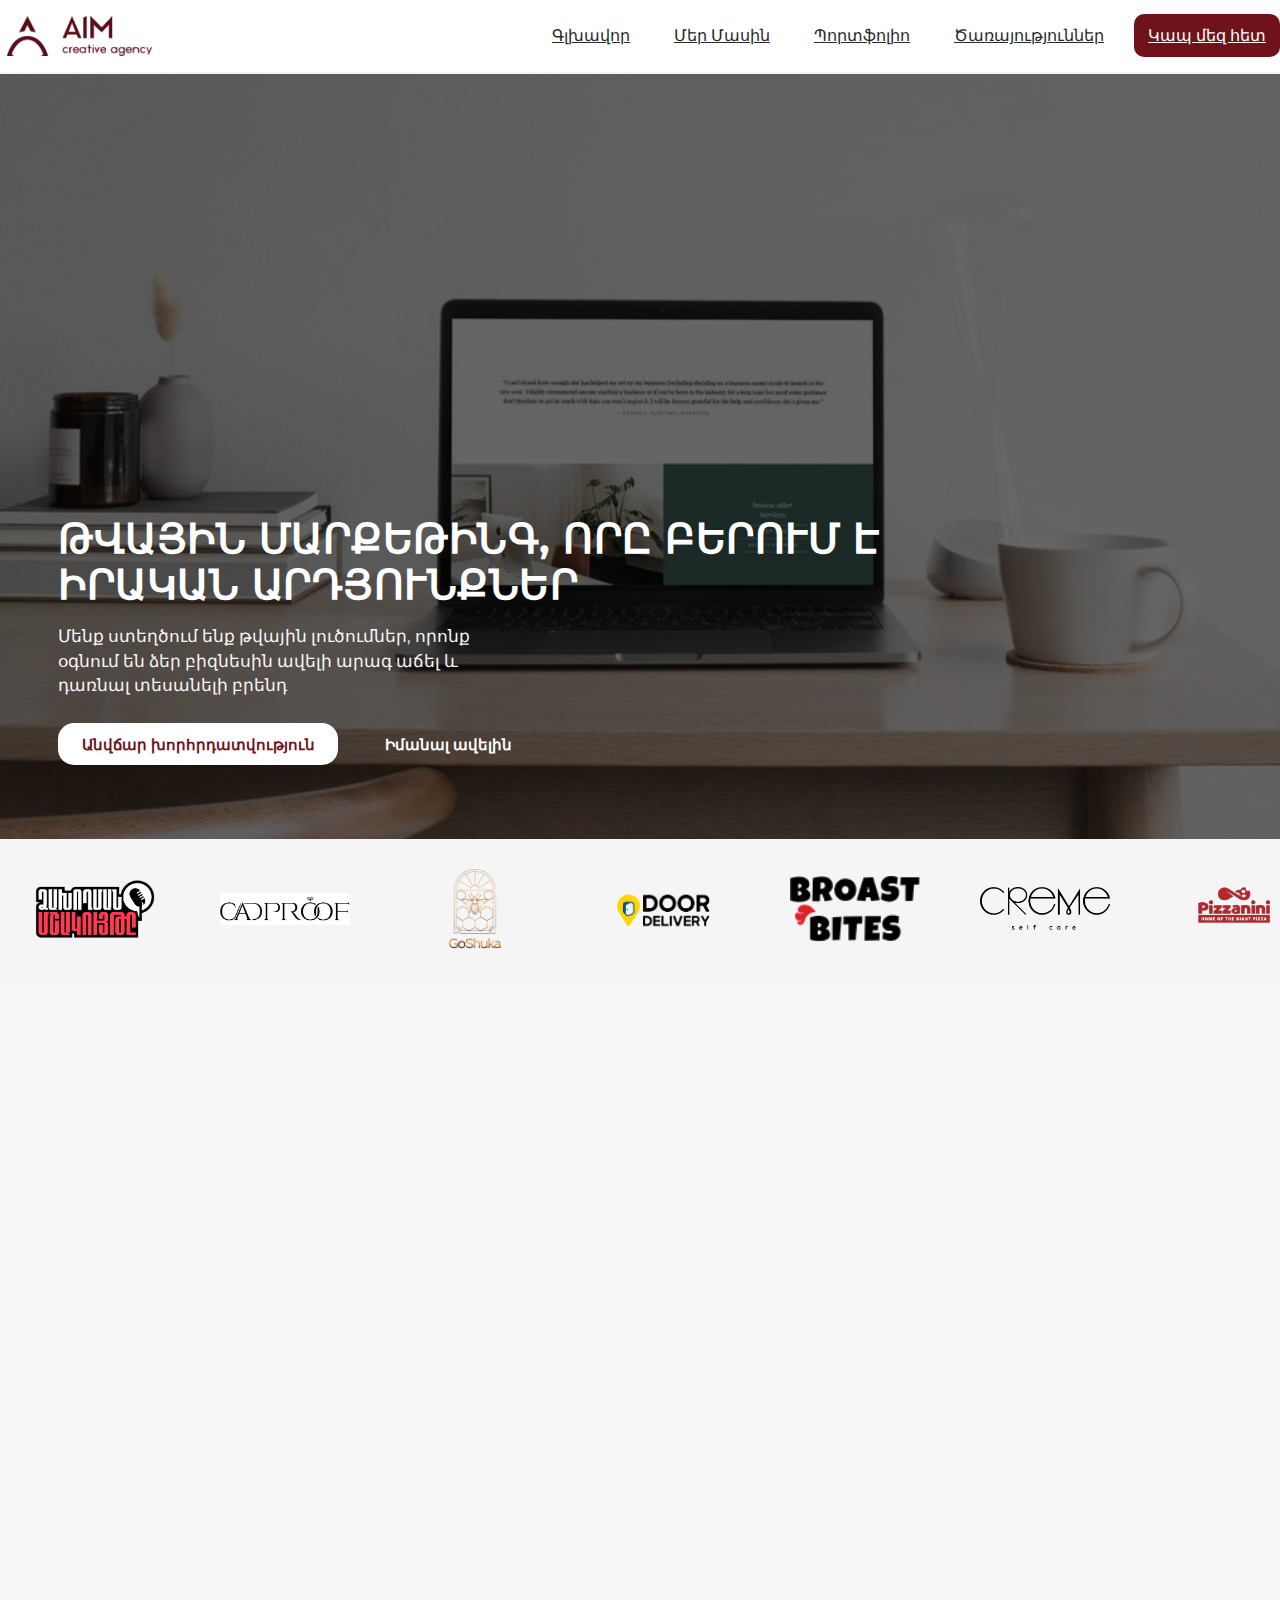
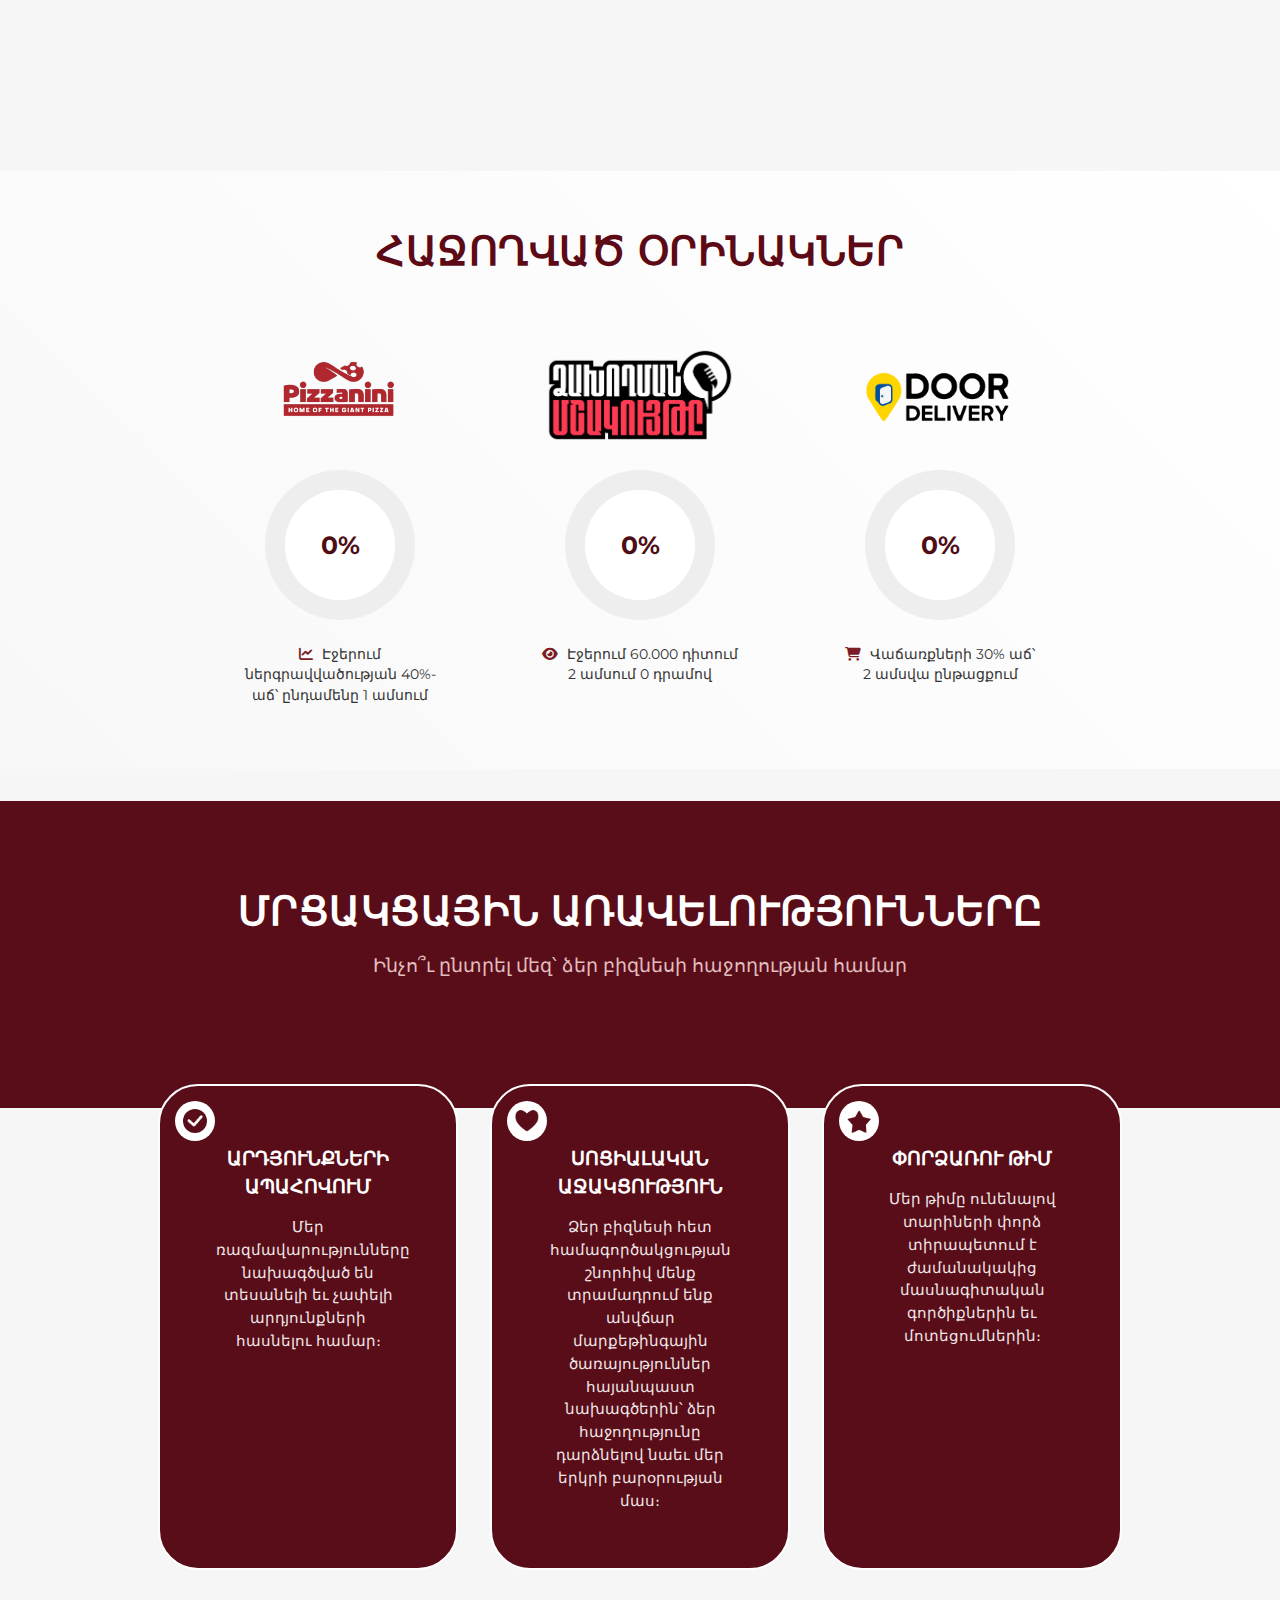
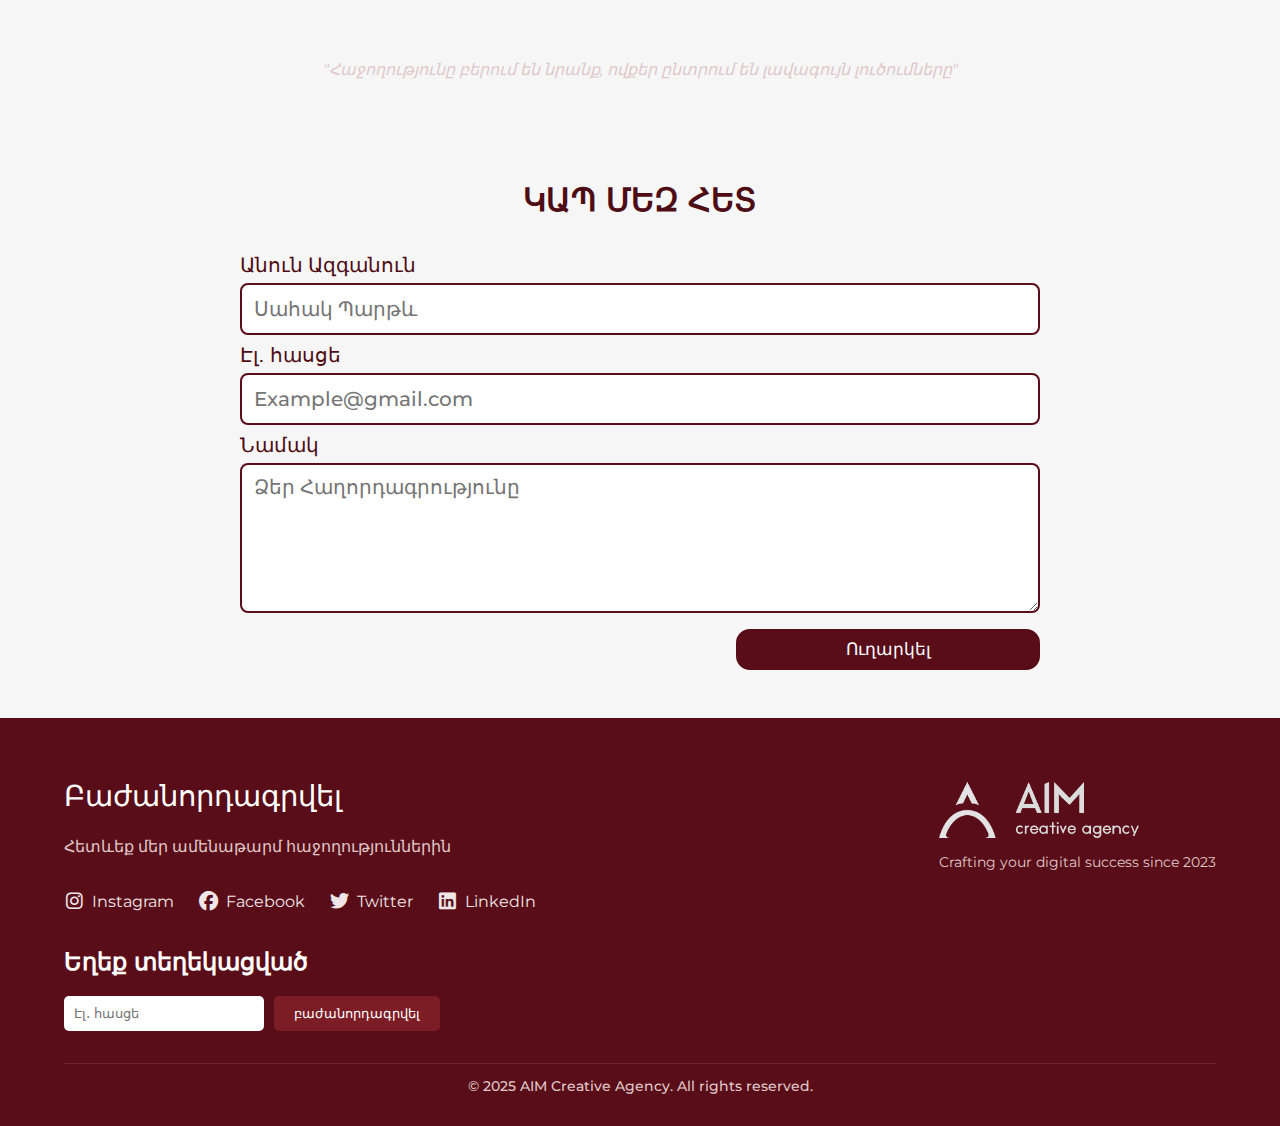
<file: index.html>
<!DOCTYPE html>
<html lang="hy">
  <head>
    <meta charset="UTF-8">
    <meta name="viewport" content="width=device-width, initial-scale=1.0">
    <link rel="stylesheet" href="css/main-style.css">
    <link rel="stylesheet" href="css/nav-style.css">
    <link rel="stylesheet" href="css/hero-style.css">
    <link rel="stylesheet" href="css/progress-style.css">
    <link rel="stylesheet" href="css/advantages-style.css">
    <link rel="stylesheet" href="css/team-style.css">
    <link rel="stylesheet" href="css/testimonials-style.css">
    <link rel="stylesheet" href="css/contact-style.css">
    <link rel="stylesheet" href="css/footer-style.css">
    <link rel="stylesheet" href="css/services-style.css">
    <link rel="stylesheet" href="css/toggle.css">
    <script src="js/nav.js"></script>
    <title>AIM Creative Agency</title>
    <link rel="stylesheet" href="https://cdnjs.cloudflare.com/ajax/libs/font-awesome/6.5.0/css/all.min.css">
    <link href="https://fonts.googleapis.com/css2?family=Montserrat:wght@300;500;700;900&display=swap" rel="stylesheet">

    <style>
     .marquee-section {
      overflow: hidden;
      background: #f5f5f5;
      padding: 20px 0;
    }

    .marquee {
      display: flex;
      flex-direction: row;
      white-space: nowrap;
      width: max-content;
      animation: marquee 20s linear infinite;
    }

    .marquee img {
      width: 150px;           /* fixed box width */
      height: 100px;          /* fixed box height */
      object-fit: contain;    /* keep proportions inside the box */
      margin: 0 20px;         /* more spacing looks cleaner */
      border-radius: 8px;
      /*background: white;      /* makes transparent logos readable */
      padding: 10px;          /* adds breathing room inside box */
     /* box-shadow: 0 2px 6px rgba(0,0,0,0.1); /* optional polish */
    }
      @keyframes marquee {
        0% { transform: translateX(0); }
        100% { transform: translateX(-50%); }
      }
    </style>

  </head>

  <body>
    <header>
      <div class="container">
        <header>
          <div class="nav">
            <div class="brand">
              <div class="title">
                <img src="images/Logo_Text.png" alt="Logo">
              </div>
            </div>
            <button class="hamburger" aria-label="Toggle Menu">
              <span class="bar"></span>
              <span class="bar"></span>
              <span class="bar"></span>
            </button>
            <nav aria-label="primary">
              <ul class="nav-links">
                <li><a href="index.html">Գլխավոր</a></li>
                <li><a href="about.html">Մեր Մասին</a></li>
                <li><a href="portfolio.html">Պորտֆոլիո</a></li>
                <li><a href="services.html">Ծառայություններ</a></li>
                <li><a class="cta" href="#contact">Կապ մեզ հետ</a></li>
              </ul>
            </nav>
          </div>
        </header>
      </div>
    </header>
    
    <main>
      <section class="hero">
        <div class="container">
          <div class="left">
            <h1>Թվային մարքեթինգ, որը բերում է իրական արդյունքներ</h1>
            <p class="lead">Մենք ստեղծում ենք թվային լուծումներ, որոնք օգնում են ձեր բիզնեսին ավելի արագ աճել և դառնալ տեսանելի բրենդ</p>
            <div class="actions">
              <a class="btn white" href="#contact">Անվճար խորհրդատվություն</a>
              <a class="btn ghost" href="services.html">Իմանալ ավելին</a>
            </div>
          </div>
        </div>
      </section>

      <section class="marquee-section">
        <div class="marquee">
          <img src="images/Podcast_logo.png" alt="Sample Image 1">
          <img src="images/cadproof_logo.png" alt="Sample Image 2">
          <img src="images/GoShuka_logo.png" alt="Sample Image 3">
          <img src="images/door_delivery_logo.png" alt="Sample Image 4">
          <img src="images/broast_bites_logo.png" alt="Sample Image 5">
          <img src="images/creme_logo.png" alt="Sample Image 6">
          <img src="images/Pizzanini_logo.png" alt="Sample Image 7">
          <img src="images/tex_me_logo.png" alt="Sample Image 8">
          <!-- Duplicate images to create seamless loop -->
          <img src="images/Podcast_logo.png" alt="Sample Image 1">
          <img src="images/cadproof_logo.png" alt="Sample Image 2">
          <img src="images/GoShuka_logo.png" alt="Sample Image 3">
          <img src="images/door_delivery_logo.png" alt="Sample Image 4">
          <img src="images/broast_bites_logo.png" alt="Sample Image 5">
          <img src="images/creme_logo.png" alt="Sample Image 6">
          <img src="images/Pizzanini_logo.png" alt="Sample Image 7">
          <img src="images/tex_me_logo.png" alt="Sample Image 8">
        </div>
      </section>


      <section id="services" class="services container fade">
        <h1 class="section-title">Ծառայություններ</h1>
        <div class="services-grid">
            <div class="service">
                <img class="service-icon" src="images/Branding_icon.png" alt="Branding Icon">
                <div class="service-content">
                    <h4>Branding</h4>
                    <p>Մենք ստեղծում ենք ձեր բրենդի ինքնությունը՝ գաղափարից մինչև տեսողական լուծումներ, որպեսզի ձեր բիզնեսը ունենա ճանաչելի և վստահելի կերպար շուկայում։</p>
                </div>
                <a class="service-link" href="services.html"> <!-- Add your actual link here -->
                    <img class="service-icon-new" src="images/learn_more_icon.png" alt="Learn More Icon">
                    <span class="learn-more-text">Իմանալ ավելին</span>
                </a>
            </div>
            <div class="service">
                <img class="service-icon" src="images/Procution_icon.png" alt="Photo Video Icon">
                <div class="service-content">
                    <h4>Photo and Video Production</h4>
                    <p>Ստեղծում ենք բարձրորակ լուսանկարներ և տեսանյութեր, որոնք պատմում են ձեր բրենդի պատմությունը և խթանում հաճախորդի հետաքրքրությունը։</p>
                </div>
                <a class="service-link" href="services.html"> <!-- Add your actual link here -->
                    <img class="service-icon-new" src="images/learn_more_icon.png" alt="Learn More Icon">
                    <span class="learn-more-text">Իմանալ ավելին</span>
                </a>
            </div>
            <div class="service">
                <img class="service-icon" src="images/SMM_icon.png" alt="Business Marketing Icon">
                <div class="service-content">
                    <h4>SMM</h4>
                    <p>Սոցիալական մեդիայի ռազմավարական կառավարումով բարձրացնում ենք ձեր բրենդի տեսանելիությունն ու ներգրավվածությունը, վերածելով հետևորդներին իրական հաճախորդների։</p>
                </div>
                <a class="service-link" href="services.html"> <!-- Add your actual link here -->
                    <img class="service-icon-new" src="images/learn_more_icon.png" alt="Learn More Icon">
                    <span class="learn-more-text">Իմանալ ավելին</span>
                </a>
            </div>
            <div class="service">
                <img class="service-icon" src="images/Event_Icon.png" alt="Event Marketing Icon">
                <div class="service-content">
                    <h4>Event Marketing</h4>
                    <p>Կազմակերպում ենք միջոցառումներ, որոնք ձեր բրենդին հնարավորություն են տալիս անմիջական կապ ստեղծել լսարանի հետ և ամրապնդել վստահությունը։</p>
                </div>
                <a class="service-link" href="services.html"> <!-- Add your actual link here -->
                    <img class="service-icon-new" src="images/learn_more_icon.png" alt="Learn More Icon">
                    <span class="learn-more-text">Իմանալ ավելին</span>
                </a>
            </div>
            <div class="service">
                <img class="service-icon" src="images/Digital_icon.png" alt="Digital Marketing Icon">
                <div class="service-content">
                    <h4>Digital Marketing</h4>
                    <p>Մեր թվային մարքեթինգային գործիքների համակցված լուծումները ապահովում են ձեր բիզնեսի կայուն աճը՝ մեծացնելով ինչպես վաճառքները, այնպես էլ վստահությունը։</p>
                </div>
                <a class="service-link" href="services.html"> <!-- Add your actual link here -->
                    <img class="service-icon-new" src="images/learn_more_icon.png" alt="Learn More Icon">
                    <span class="learn-more-text">Իմանալ ավելին</span>
                </a>
            </div>
            <div class="service">
                <img class="service-icon" src="images/Web_icon.png" alt="Web Development Icon">
                <div class="service-content">
                    <h4>Web Development</h4>
                    <p>Մշակում ենք ժամանակակից և արդյունավետ կայքեր, որոնք դառնում են ձեր բիզնեսի գլխավոր գործիքը հաճախորդների գրավման և պահպանման համար։</p>
                </div>
                <a class="service-link" href="services.html"> <!-- Add your actual link here -->
                    <img class="service-icon-new" src="images/learn_more_icon.png" alt="Learn More Icon">
                    <span class="learn-more-text">Իմանալ ավելին</span>
                </a>
            </div>
        </div>
    </section>
    <section class="progress-container fade-in">
      <div class="progress-text">
        <h1>Հաջողված օրինակներ</h1>
      </div>
      <div class="progress-cards-wrapper">
        <div class="progress-card">
          <img class="progress-logo" src="images/Pizzanini_logo.png" alt="Logo 1">
          <div class="progress-circle" data-percent="40">
            <div class="progress-inner-circle">0%</div>
          </div>
          <p class="progress-description"><i class="fas fa-chart-line"></i> Էջերում ներգրավվածության 40%-աճ՝ ընդամենը 1 ամսում</p>
        </div>
        <div class="progress-card">
          <img class="progress-logo" src="images/Podcast_logo.png" alt="Logo 2">
          <div class="progress-circle" data-percent="200">
            <div class="progress-inner-circle">0%</div>
          </div>
          <p class="progress-description"><i class="fas fa-eye"></i> Էջերում 60.000 դիտում 2 ամսում 0 դրամով</p>
        </div>
        <div class="progress-card">
          <img class="progress-logo" src="images/door_delivery_logo.png" alt="Logo 3">
          <div class="progress-circle" data-percent="30">
            <div class="progress-inner-circle">0%</div>
          </div>
          <p class="progress-description"><i class="fas fa-shopping-cart"></i> Վաճառքների 30% աճ՝ 2 ամսվա ընթացքում</p>
        </div>
      </div>
    </section>

      <section class="advantages-section fade-in">
        <div class="header">
          <div class="header-content">
            <h1 class="advantages-title">ՄՐՑԱԿՑԱՅԻՆ ԱՌԱՎԵԼՈՒԹՅՈՒՆՆԵՐԸ</h1>
            <p class="advantages-subtitle">Ինչո՞ւ ընտրել մեզ՝ ձեր բիզնեսի հաջողության համար</p>
          </div>
        </div>
        <div class="advantages-container">
          <div class="advantage-box">
            <h3 class="advantage-heading">ԱՐԴՅՈՒՆՔՆԵՐԻ ԱՊԱՀՈՎՈՒՄ</h3>
            <p class="advantage-text">Մեր ռազմավարությունները նախագծված են տեսանելի եւ չափելի արդյունքների հասնելու համար։</p>
          </div>
          <div class="advantage-box">
            <h3 class="advantage-heading">ՍՈՑԻԱԼԱԿԱՆ ԱՋԱԿՑՈՒԹՅՈՒՆ</h3>
            <p class="advantage-text">Ձեր բիզնեսի հետ համագործակցության շնորհիվ մենք տրամադրում ենք անվճար մարքեթինգային ծառայություններ հայանպաստ նախագծերին՝ ձեր հաջողությունը դարձնելով նաեւ մեր երկրի բարօրության մաս։</p>
          </div>
          <div class="advantage-box">
            <h3 class="advantage-heading">ՓՈՐՁԱՌՈՒ ԹԻՄ</h3>
            <p class="advantage-text">Մեր թիմը ունենալով տարիների փորձ տիրապետում է ժամանակակից մասնագիտական գործիքներին եւ մոտեցումներին։</p>
          </div>
        </div>
        <p class="advantages-quote">"Հաջողությունը բերում են նրանք, ովքեր ընտրում են լավագույն լուծումները"</p>
      </section>

      <section class="contact-form-section fade-in">
        <h2 class="contact-title">Կապ մեզ հետ</h2>
        <form class="contact-form">
          <div class="form-group">
            <label for="name" class="form-label">Անուն Ազգանուն</label>
            <input type="text" id="name" placeholder="Սահակ Պարթև" class="form-input" required>
          </div>
          <div class="form-group">
            <label for="email" class="form-label">Էլ․ հասցե</label>
            <input type="email" id="email" placeholder="Example@gmail.com" class="form-input" required>
          </div>
          <div class="form-group">
            <label for="message" class="form-label">Նամակ</label>
            <textarea id="message" placeholder="Ձեր Հաղորդագրությունը" class="form-textarea" required></textarea>
          </div>
          <button type="submit" class="submit-button">Ուղարկել</button>
        </form>
      </section>
      
  <!-- Footer -->
  <footer class="footer-section">
    <div class="footer-container">
      <div class="footer-contact">
        <h2>Բաժանորդագրվել</h2>
        <p>Հետևեք մեր ամենաթարմ հաջողություններին</p>
        <div class="social-links">
          <a href="#" class="social-link"><i class="fab fa-instagram"></i> Instagram</a>
          <a href="#" class="social-link"><i class="fab fa-facebook"></i> Facebook</a>
          <a href="#" class="social-link"><i class="fab fa-twitter"></i> Twitter</a>
          <a href="#" class="social-link"><i class="fab fa-linkedin"></i> LinkedIn</a>
        </div>
        <div class="footer-newsletter">
          <h3>Եղեք տեղեկացված</h3>
          <form>
            <input type="email" placeholder="Էլ․ հասցե" required>
            <button type="submit">բաժանորդագրվել</button>
          </form>
        </div>
      </div>
      <div class="footer-logo">
        <img src="images/Logo_Text_White.png"  alt="Logo" class="logo-image">
        <p class="logo-text">Crafting your digital success since 2023</p>
      </div>
    </div>
    <div class="footer-bottom">
      <p>© 2025 AIM Creative Agency. All rights reserved.</p>
    </div>
  </footer>

    </main>

    <script>
      // Combined and cleaned up script (removed duplicates, added progress animation, removed unused radial draw)
    
      // Fade-in Effect for .fade-in
      document.addEventListener('DOMContentLoaded', () => {
        const fadeInObserver = new IntersectionObserver((entries) => {
          entries.forEach(entry => {
            if (entry.isIntersecting) {
              entry.target.classList.add('visible');
              fadeInObserver.unobserve(entry.target);
            }
          });
        }, { threshold: 0.1 });
    
        document.querySelectorAll('.fade-in').forEach(el => fadeInObserver.observe(el));
      });
    
      // Reveal on scroll for .fade (adds .show)
      const fadeObserver = new IntersectionObserver((entries) => {
        entries.forEach(entry => {
          if (entry.isIntersecting) {
            entry.target.classList.add('show');
            fadeObserver.unobserve(entry.target);
          }
        });
      }, { threshold: 0.12 });
    
      document.querySelectorAll('.fade').forEach(el => fadeObserver.observe(el));
    
      // Progress circle animation on scroll
      const progressObserver = new IntersectionObserver((entries) => {
        entries.forEach(entry => {
          if (entry.isIntersecting) {
            const circle = entry.target.querySelector('.progress-circle');
            const inner = circle.querySelector('.progress-inner-circle');
            const targetPercent = parseInt(circle.dataset.percent, 10);
            let currentPercent = 0;
            const duration = 2000; // Animation duration in ms
            const startTime = performance.now();
    
            inner.textContent = '0%'; // Reset text to 0% at start of animation
    
            const animate = (time) => {
              const elapsed = time - startTime;
              currentPercent = Math.min((elapsed / duration) * targetPercent, targetPercent);
              circle.style.setProperty('--progress', currentPercent);
              inner.textContent = Math.round(currentPercent) + '%';
    
              if (elapsed < duration) {
                requestAnimationFrame(animate);
              }
            };
    
            requestAnimationFrame(animate);
            progressObserver.unobserve(entry.target);
          }
        });
      }, { threshold: 0.5 }); // Trigger when 50% of the card is visible
    
      document.querySelectorAll('.progress-card').forEach(card => progressObserver.observe(card));
    
      // Simple form handling
      function handleSubmit(e) {
        e.preventDefault();
        const form = e.target;
        const data = new FormData(form);
        alert('Շնորհակալություն, մենք կկապվենք ձեզ հետ՝ ' + (data.get('email') || ''));
        form.reset();
      }
    </script>

    

  </body>
</html>
</file>
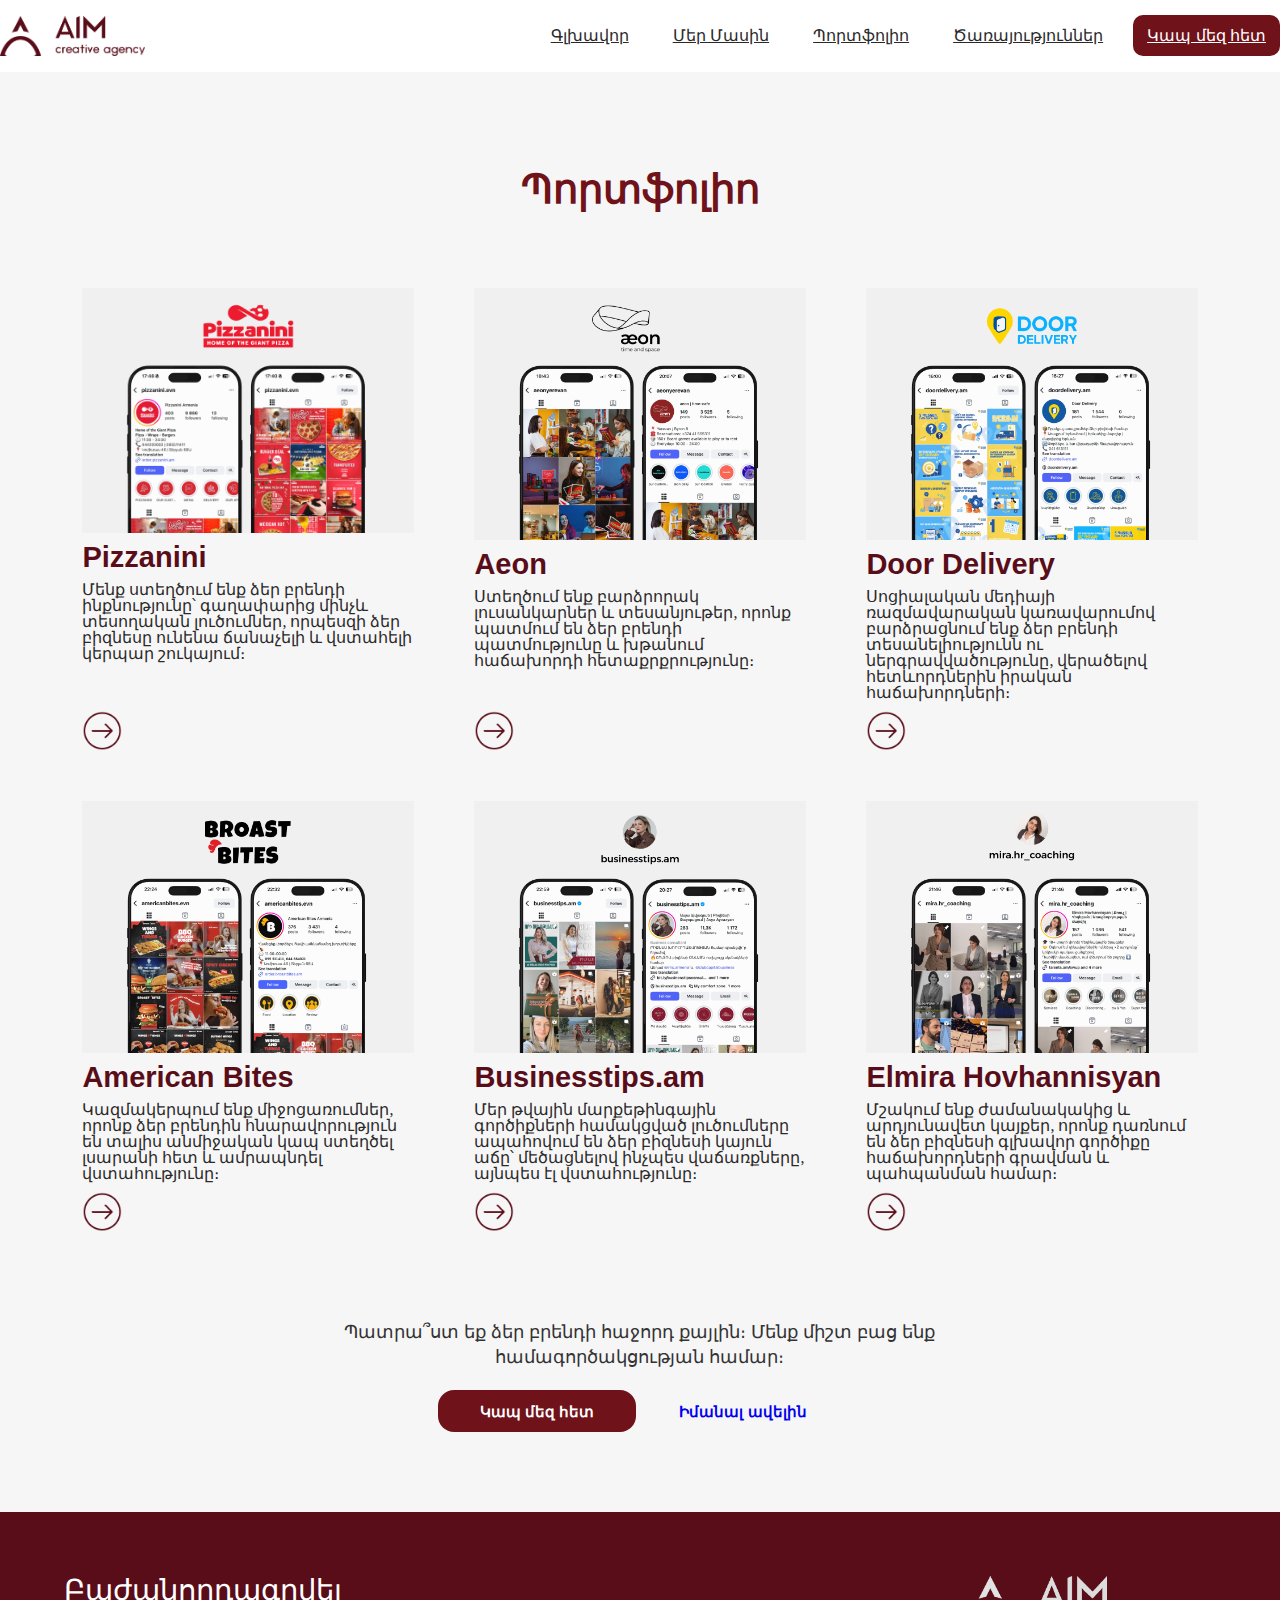
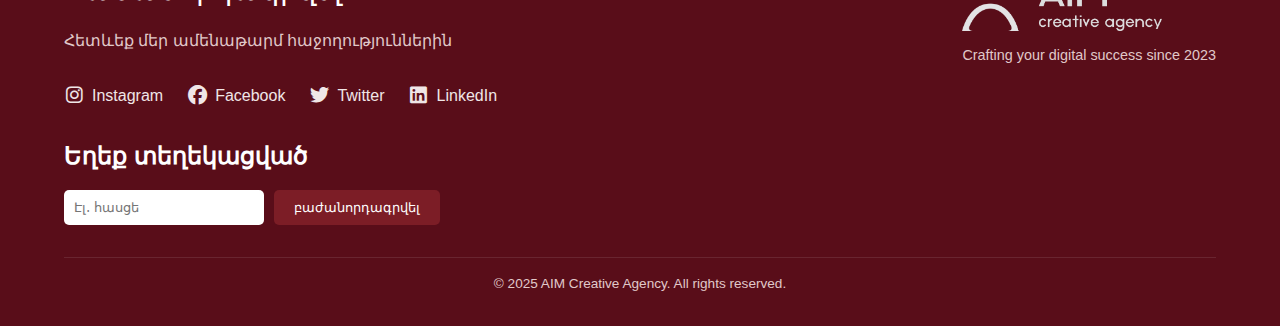
<file: portfolio.html>
<!DOCTYPE html>
<html lang="hy">
<head>
  <meta charset="UTF-8">
  <meta name="viewport" content="width=device-width, initial-scale=1.0">
  <title>Ծառայություններ - AIM Creative Agency</title>
  <link rel="stylesheet" href="https://cdnjs.cloudflare.com/ajax/libs/font-awesome/6.5.0/css/all.min.css">

  <link rel="stylesheet" href="css/main-style.css">
  <link rel="stylesheet" href="css/services-style.css">
  <link rel="stylesheet" href="css/portfolio-style.css">
  <link rel="stylesheet" href="css/footer-style.css">
  <link rel="stylesheet" href="css/nav-style.css">
  <link rel="stylesheet" href="css/toggle.css">
  <link rel="stylesheet" href="css/collaboration.css">
  <script src="js/nav.js"></script>
</head>
<body>
  
  <!-- Navigation -->
  <div class="container">
    <header>
      <div class="nav">
        <div class="brand">
          <div class="title">
            <img src="images/Logo_Text.png" alt="Logo">
          </div>
        </div>
        <button class="hamburger" aria-label="Toggle Menu">
          <span class="bar"></span>
          <span class="bar"></span>
          <span class="bar"></span>
        </button>
        <nav aria-label="primary">
          <ul class="nav-links">
            <li><a href="index.html">Գլխավոր</a></li>
            <li><a href="about.html">Մեր Մասին</a></li>
            <li><a href="portfolio.html">Պորտֆոլիո</a></li>
            <li><a href="services.html">Ծառայություններ</a></li>
            <li><a class="cta" href="#contact">Կապ մեզ հետ</a></li>
          </ul>
        </nav>
      </div>
    </header>
  </div>
  
  <!-- Services Section -->
  <section id="services" class="services container fade-in">
        <h1 class="section-title">Պորտֆոլիո</h1>
        <div class="services-grid">
            <div class="service">
                <img class="service-icon" src="images/Pizzanini_portfolio.png " alt="Branding Icon">
                <div class="service-content">
                    <h4>Pizzanini</h4>
                    <p>Մենք ստեղծում ենք ձեր բրենդի ինքնությունը՝ գաղափարից մինչև տեսողական լուծումներ, որպեսզի ձեր բիզնեսը ունենա ճանաչելի և վստահելի կերպար շուկայում։</p>
                </div>
                <a class="service-link" href="Portfolios/Pizzanini.html"> <!-- Add your actual link here -->
                    <img class="service-icon-new" src="images/learn_more_icon.png" alt="Learn More Icon">
                    <span class="learn-more-text">Իմանալ ավելին</span>
                </a>
            </div>
            <div class="service">
              <img class="service-icon" src="images/aeon_project_cover.png" alt="Branding Icon">
              <div class="service-content">
                    <h4>Aeon</h4>
                    <p>Ստեղծում ենք բարձրորակ լուսանկարներ և տեսանյութեր, որոնք պատմում են ձեր բրենդի պատմությունը և խթանում հաճախորդի հետաքրքրությունը։</p>
                </div>
                <a class="service-link" href="Portfolios/aeon.html"> <!-- Add your actual link here -->
                    <img class="service-icon-new" src="images/learn_more_icon.png" alt="Learn More Icon">
                    <span class="learn-more-text">Իմանալ ավելին</span>
                </a>
            </div>
            <div class="service">
              <img class="service-icon" src="images/dd_cover.png " alt="Branding Icon">
              <div class="service-content">
                    <h4>Door Delivery</h4>
                    <p>Սոցիալական մեդիայի ռազմավարական կառավարումով բարձրացնում ենք ձեր բրենդի տեսանելիությունն ու ներգրավվածությունը, վերածելով հետևորդներին իրական հաճախորդների։</p>
                </div>
                <a class="service-link" href="Portfolios/doordelivery.html"> <!-- Add your actual link here -->
                    <img class="service-icon-new" src="images/learn_more_icon.png" alt="Learn More Icon">
                    <span class="learn-more-text">Իմանալ ավելին</span>
                </a>
            </div>
            <div class="service">
              <img class="service-icon" src="images/americanbites_cover.png " alt="Branding Icon">
              <div class="service-content">
                    <h4>American Bites</h4>
                    <p>Կազմակերպում ենք միջոցառումներ, որոնք ձեր բրենդին հնարավորություն են տալիս անմիջական կապ ստեղծել լսարանի հետ և ամրապնդել վստահությունը։</p>
                </div>
                <a class="service-link" href="Portfolios/americanbites.html"> <!-- Add your actual link here -->
                    <img class="service-icon-new" src="images/learn_more_icon.png" alt="Learn More Icon">
                    <span class="learn-more-text">Իմանալ ավելին</span>
                </a>
            </div>
            <div class="service">
              <img class="service-icon" src="images/asya_cover.png " alt="Branding Icon">
              <div class="service-content">
                    <h4>Businesstips.am</h4>
                    <p>Մեր թվային մարքեթինգային գործիքների համակցված լուծումները ապահովում են ձեր բիզնեսի կայուն աճը՝ մեծացնելով ինչպես վաճառքները, այնպես էլ վստահությունը։</p>
                </div>
                <a class="service-link" href="Portfolios/asya.html"> <!-- Add your actual link here -->
                    <img class="service-icon-new" src="images/learn_more_icon.png" alt="Learn More Icon">
                    <span class="learn-more-text">Իմանալ ավելին</span>
                </a>
            </div>
            <div class="service">
              <img class="service-icon" src="images/elmira_cover.png " alt="Branding Icon">
              <div class="service-content">
                    <h4>Elmira Hovhannisyan</h4>
                    <p>Մշակում ենք ժամանակակից և արդյունավետ կայքեր, որոնք դառնում են ձեր բիզնեսի գլխավոր գործիքը հաճախորդների գրավման և պահպանման համար։</p>
                </div>
                <a class="service-link" href="Portfolios/elmira.html"> <!-- Add your actual link here -->
                    <img class="service-icon-new" src="images/learn_more_icon.png" alt="Learn More Icon">
                    <span class="learn-more-text">Իմանալ ավելին</span>
                </a>
            </div>
        </div>
    </section>

    <section class="collaboration">
      <div class="container">
        <div class="collaboration-content">
          <p class="collaboration-text">Պատրա՞ստ եք ձեր բրենդի հաջորդ քայլին։ Մենք միշտ բաց ենք համագործակցության համար։</p>
          <div class="actions">
            <a class="btn white" href="#contact">Կապ մեզ հետ</a>
            <a class="btn ghost" href="#services">Իմանալ ավելին</a>
          </div>
        </div>
      </div>
    </section>

  <!-- Footer -->
  <footer class="footer-section">
    <div class="footer-container">
      <div class="footer-contact">
        <h2>Բաժանորդագրվել</h2>
        <p>Հետևեք մեր ամենաթարմ հաջողություններին</p>
        <div class="social-links">
          <a href="#" class="social-link"><i class="fab fa-instagram"></i> Instagram</a>
          <a href="#" class="social-link"><i class="fab fa-facebook"></i> Facebook</a>
          <a href="#" class="social-link"><i class="fab fa-twitter"></i> Twitter</a>
          <a href="#" class="social-link"><i class="fab fa-linkedin"></i> LinkedIn</a>
        </div>
        <div class="footer-newsletter">
          <h3>Եղեք տեղեկացված</h3>
          <form>
            <input type="email" placeholder="Էլ․ հասցե" required>
            <button type="submit">բաժանորդագրվել</button>
          </form>
        </div>
      </div>
      <div class="footer-logo">
        <img src="images/Logo_Text_White.png" alt="Logo" class="logo-image">
        <p class="logo-text">Crafting your digital success since 2023</p>
      </div>
    </div>
    <div class="footer-bottom">
      <p>© 2025 AIM Creative Agency. All rights reserved.</p>
    </div>
  </footer>

  <!-- JavaScript for Fade-in Effect and HTML Include -->
  <script>
    // Fade-in Effect
    document.addEventListener('DOMContentLoaded', () => {
      const elements = document.querySelectorAll('.fade-in');
      const observer = new IntersectionObserver((entries) => {
        entries.forEach(entry => {
          if (entry.isIntersecting) {
            entry.target.classList.add('visible');
            observer.unobserve(entry.target);
          }
        });
      }, { threshold: 0.1 });
      elements.forEach(el => observer.observe(el));
    });

    // Include HTML for Navigation
    function includeHTML() {
      const includes = document.querySelectorAll('[include-html]');
      includes.forEach(el => {
        const file = el.getAttribute('include-html');
        fetch(file)
          .then(response => response.text())
          .then(data => {
            el.innerHTML = data;
            el.removeAttribute('include-html');
          });
      });
    }
    includeHTML();
  </script>
</body>
</html>
</file>
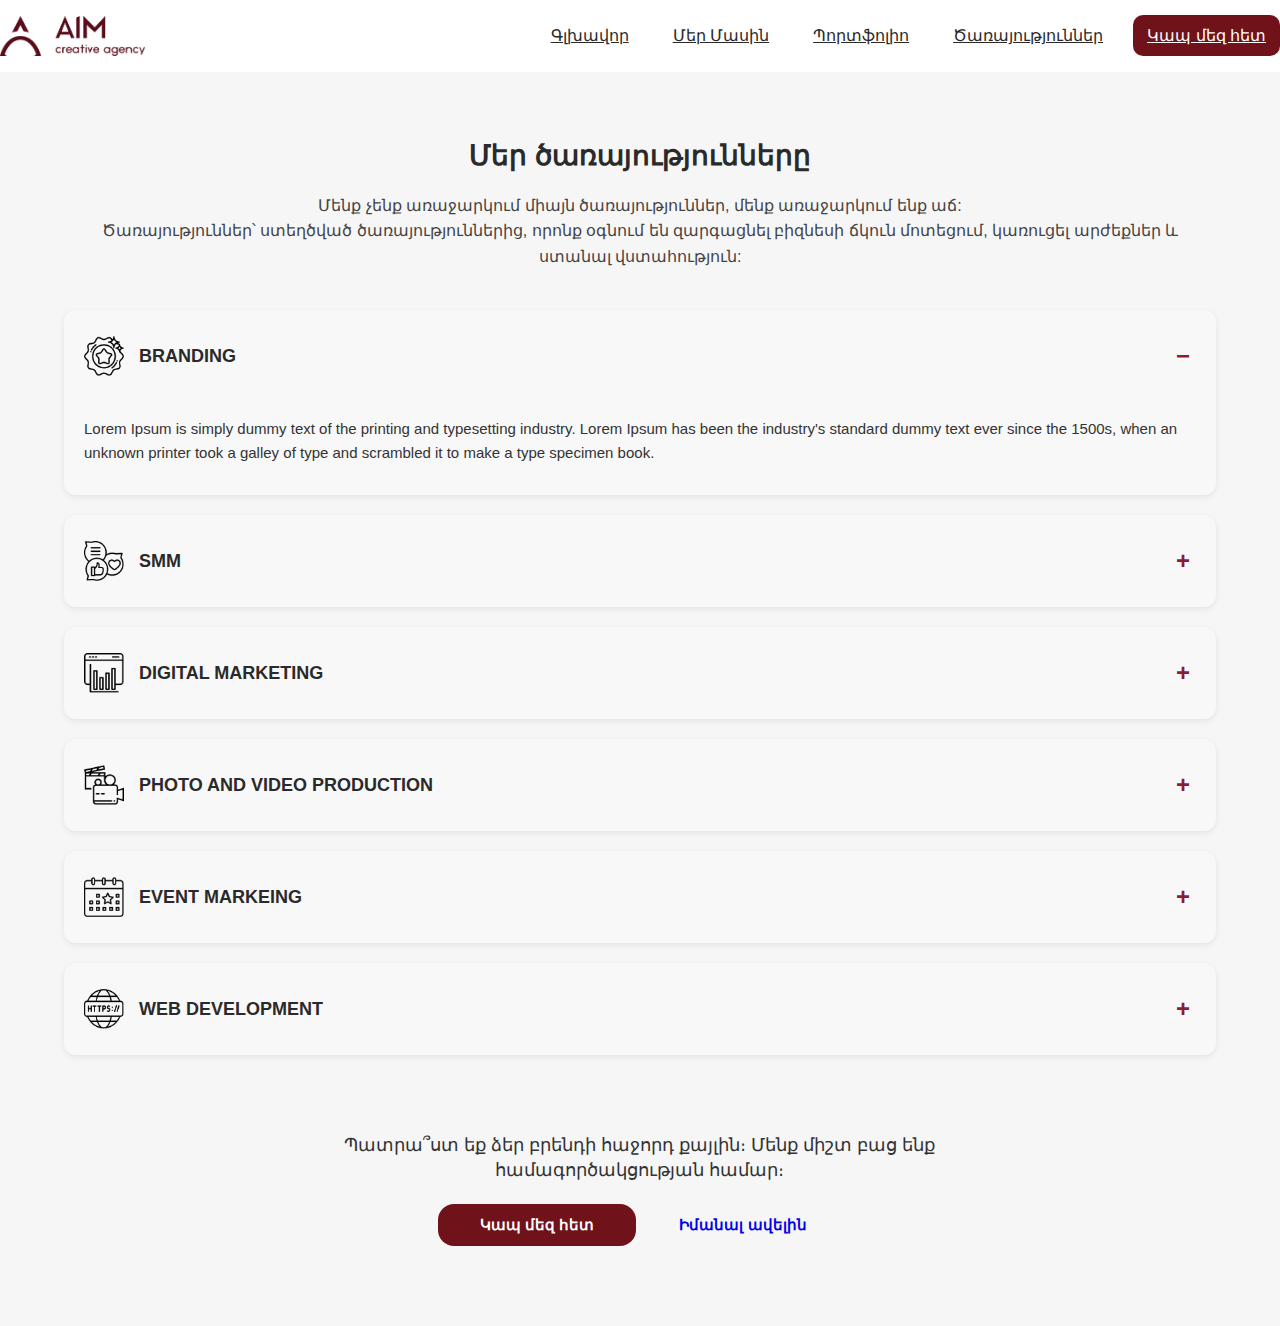
<file: services.html>
<!DOCTYPE html>
<html lang="hy">
<head>
  <meta charset="UTF-8">
  <meta name="viewport" content="width=device-width, initial-scale=1.0">
  <title>Մեր ծառայությունները</title>
  <link rel="stylesheet" href="css/page-services-style.css">
  <link rel="stylesheet" href="css/nav-style.css">
  <link rel="stylesheet" href="css/main-style.css">
  <link rel="stylesheet" href="css/collaboration.css">
  <link rel="stylesheet" href="css/toggle.css">
  <link rel="stylesheet" href="css/footer-style.css">
  <script src="js/nav.js"></script>




</head>
<body>
  <div class="container">
    <header>
      <div class="nav">
        <div class="brand">
          <div class="title">
            <img src="images/Logo_Text.png" alt="Logo">
          </div>
        </div>
        <button class="hamburger" aria-label="Toggle Menu">
          <span class="bar"></span>
          <span class="bar"></span>
          <span class="bar"></span>
        </button>
        <nav aria-label="primary">
          <ul class="nav-links">
            <li><a href="index.html">Գլխավոր</a></li>
            <li><a href="about.html">Մեր Մասին</a></li>
            <li><a href="portfolio.html">Պորտֆոլիո</a></li>
            <li><a href="services.html">Ծառայություններ</a></li>
            <li><a class="cta" href="#contact">Կապ մեզ հետ</a></li>
          </ul>
        </nav>
      </div>
    </header>
  </div>
  <!-- Navigation 
  <nav class="navbar">
    <div class="navbar-container">
      <button class="hamburger" aria-label="Toggle Menu">
        <span class="bar"></span>
        <span class="bar"></span>
        <span class="bar"></span>
      </button>
      <ul class="nav-links">
        <li><a href="index.html" class="nav-button">Home</a></li>
        <li><a href="offerings.html" class="nav-button">Offerings</a></li>
        <li><a href="portfolio.html" class="nav-button">Portfolio</a></li>
        <li><a href="about.html" class="nav-button">About Us</a></li>
      </ul>
    </div>
  </nav>
-->

  <section class="services">
    <h2 class="section-title">Մեր ծառայությունները</h2>
    <p class="section-subtitle">
      Մենք չենք առաջարկում միայն ծառայություններ, մենք առաջարկում ենք աճ: <br>
      Ծառայություններ՝ ստեղծված ծառայություններից, որոնք օգնում են զարգացնել բիզնեսի
      ճկուն մոտեցում, կառուցել արժեքներ և ստանալ վստահություն:
    </p>

    <!-- Service Item -->
    <div class="service-item active">
      <div class="service-header">
        <img src="images/Branding_icon.png" alt="Branding Icon" class="service-icon">
        <h3>BRANDING</h3>
        <button class="toggle-btn">−</button>
      </div>
      <div class="service-content">
        <p>
          Lorem Ipsum is simply dummy text of the printing and typesetting industry. Lorem Ipsum has been 
          the industry's standard dummy text ever since the 1500s, when an unknown printer took a galley of type 
          and scrambled it to make a type specimen book. 
        </p>
      </div>
    </div>

    <div class="service-item">
      <div class="service-header">
        <img src="images/SMM_icon.png" alt="SMM Icon" class="service-icon">
        <h3>SMM</h3>
        <button class="toggle-btn">+</button>
      </div>
      <div class="service-content">
        <p>
          Social Media Marketing (SMM) helps grow your brand and connect with your target audience 
          through effective campaigns and engaging content.
        </p>
      </div>
    </div>

    <div class="service-item">
      <div class="service-header">
        <img src="images/Digital_icon.png" alt="Digital Marketing Icon" class="service-icon">
        <h3>DIGITAL MARKETING</h3>
        <button class="toggle-btn">+</button>
      </div>
      <div class="service-content">
        <p>
          Digital marketing includes SEO, SEM, and other online strategies to increase visibility 
          and attract new customers to your business.
        </p>
      </div>
    </div>

    <div class="service-item">
      <div class="service-header">
        <img src="images/Procution_icon.png" alt="Photo Icon" class="service-icon">
        <h3>PHOTO AND VIDEO PRODUCTION</h3>
        <button class="toggle-btn">+</button>
      </div>
      <div class="service-content">
        <p>
          Professional photo and video production services to visually represent your brand and 
          engage your audience effectively.
        </p>
      </div>
    </div>

    <div class="service-item">
      <div class="service-header">
        <img src="images/Event_Icon.png" alt="Event Icon" class="service-icon">
        <h3>EVENT MARKEING</h3>
        <button class="toggle-btn">+</button>
      </div>
      <div class="service-content">
        <p>
          Event marketing services help you organize and promote events that create strong 
          brand impressions and build long-term relationships.
        </p>
      </div>
    </div>

    <div class="service-item">
      <div class="service-header">
        <img src="images/Web_icon.png" alt="Web Development Icon" class="service-icon">
        <h3>WEB DEVELOPMENT</h3>
        <button class="toggle-btn">+</button>
      </div>
      <div class="service-content">
        <p>
          We design and develop modern, responsive websites tailored to your brand’s identity 
          and business goals.
        </p>
      </div>
    </div>
  </section>

  <section class="collaboration">
    <div class="container">
      <div class="collaboration-content">
        <p class="collaboration-text">Պատրա՞ստ եք ձեր բրենդի հաջորդ քայլին։ Մենք միշտ բաց ենք համագործակցության համար։</p>
        <div class="actions">
          <a class="btn white" href="#contact">Կապ մեզ հետ</a>
          <a class="btn ghost" href="#services">Իմանալ ավելին</a>
        </div>
      </div>
    </div>
  </section>

  <script>
    // Toggle functionality
    document.querySelectorAll(".toggle-btn").forEach(btn => {
      btn.addEventListener("click", () => {
        const parent = btn.closest(".service-item");
        parent.classList.toggle("active");
        btn.textContent = parent.classList.contains("active") ? "−" : "+";
      });
    });
  </script>
</body>
</html>
</file>
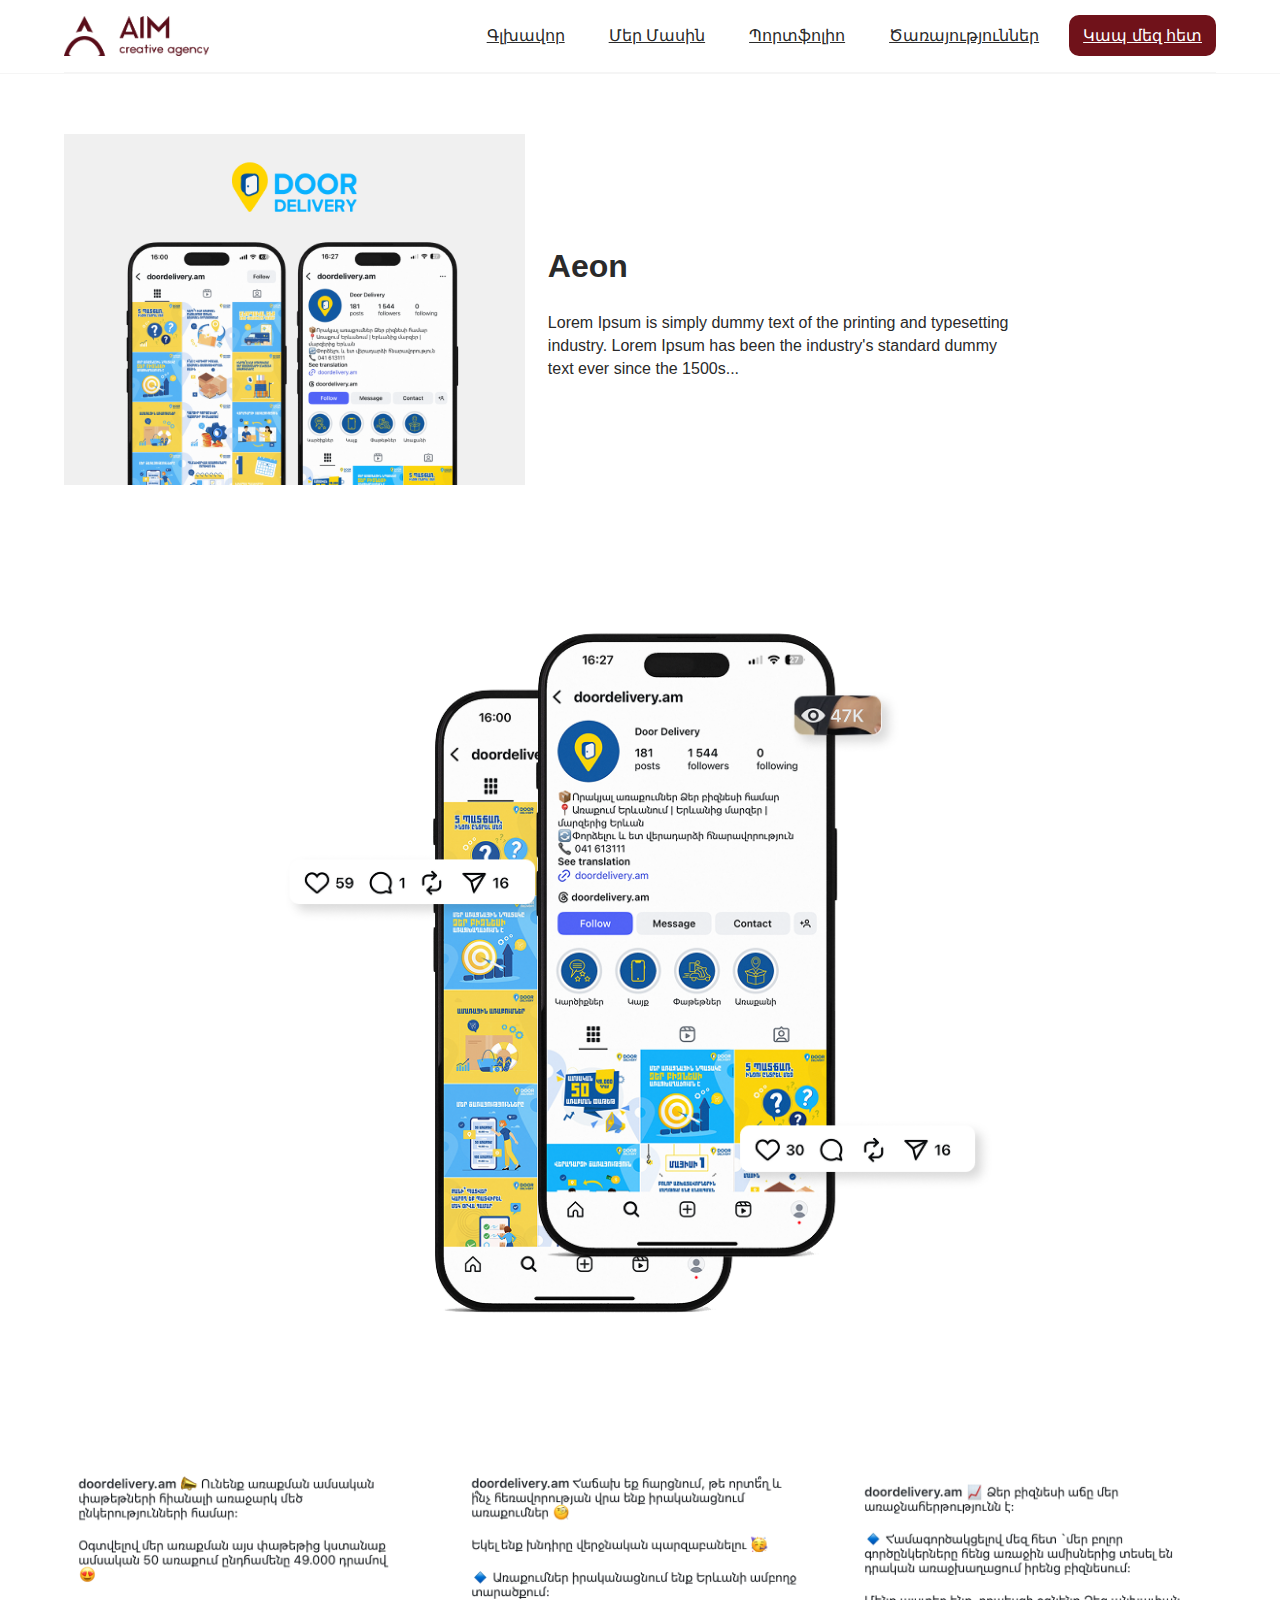
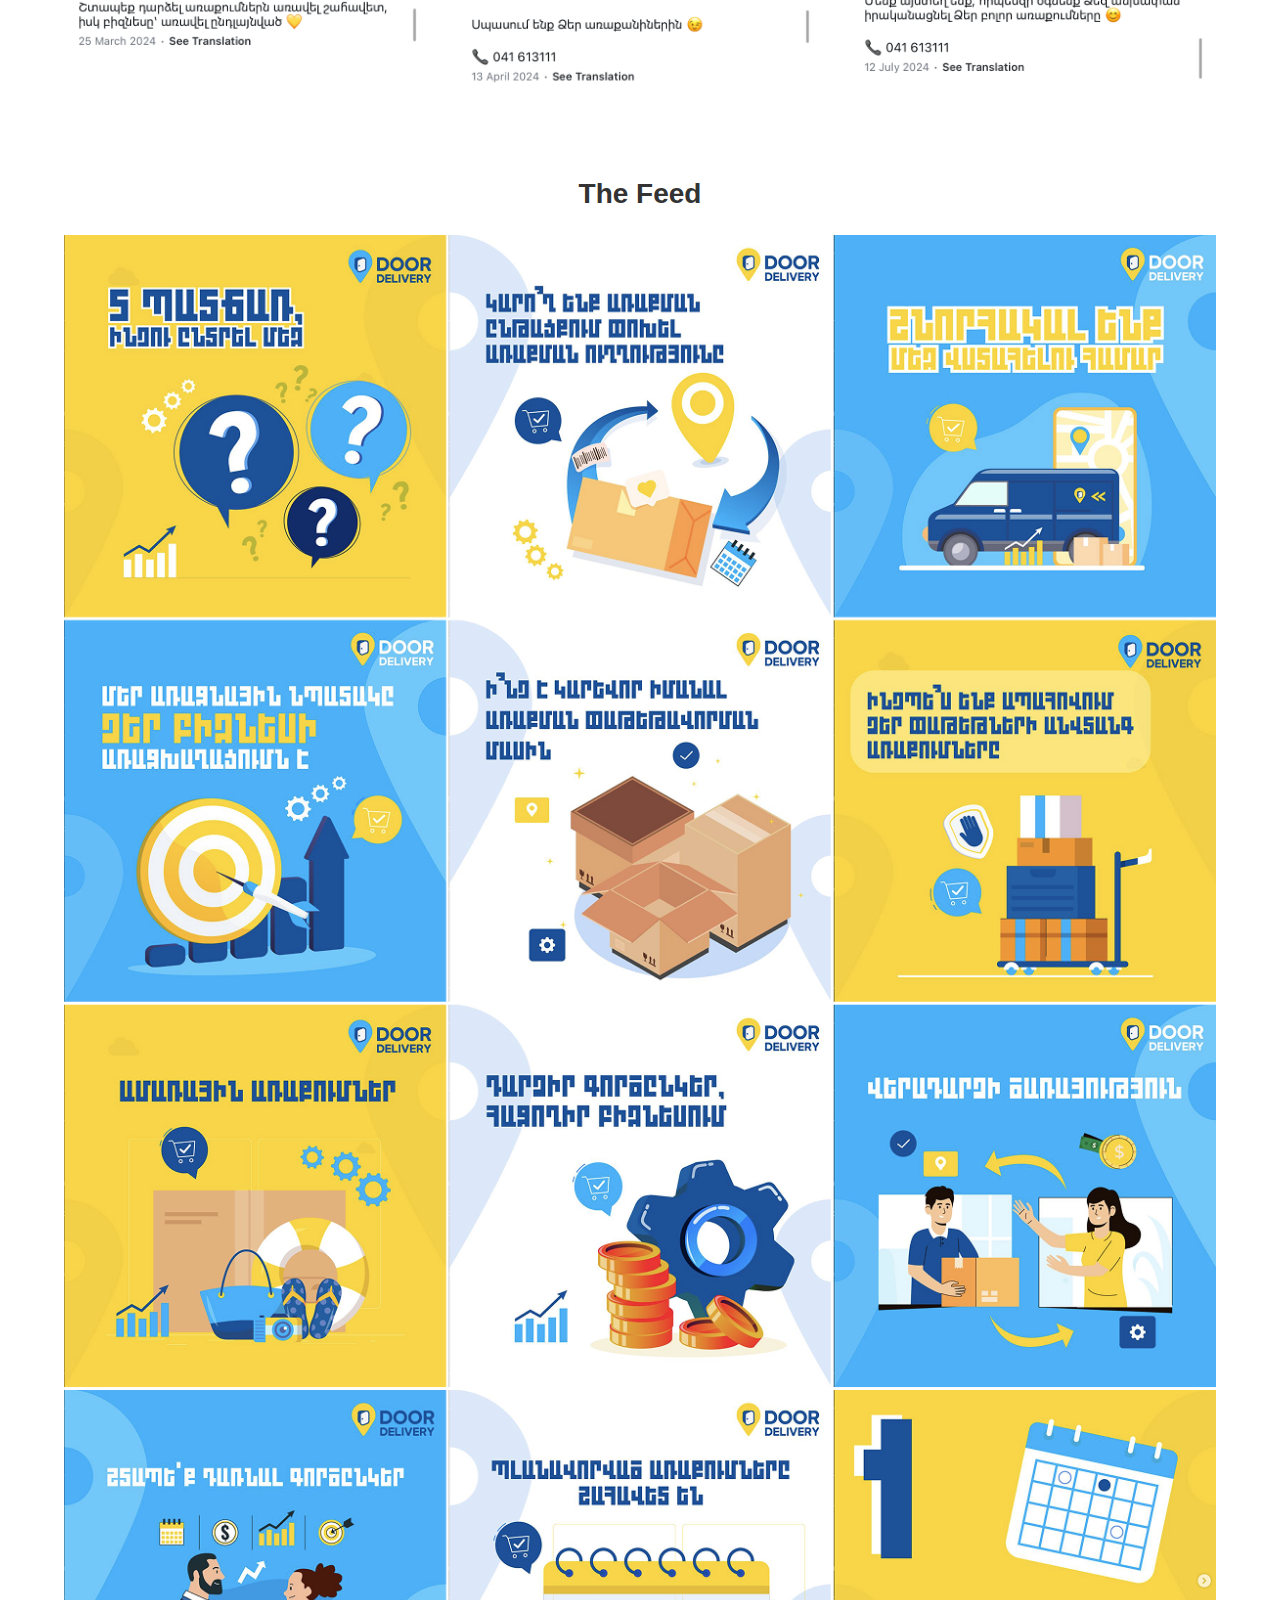
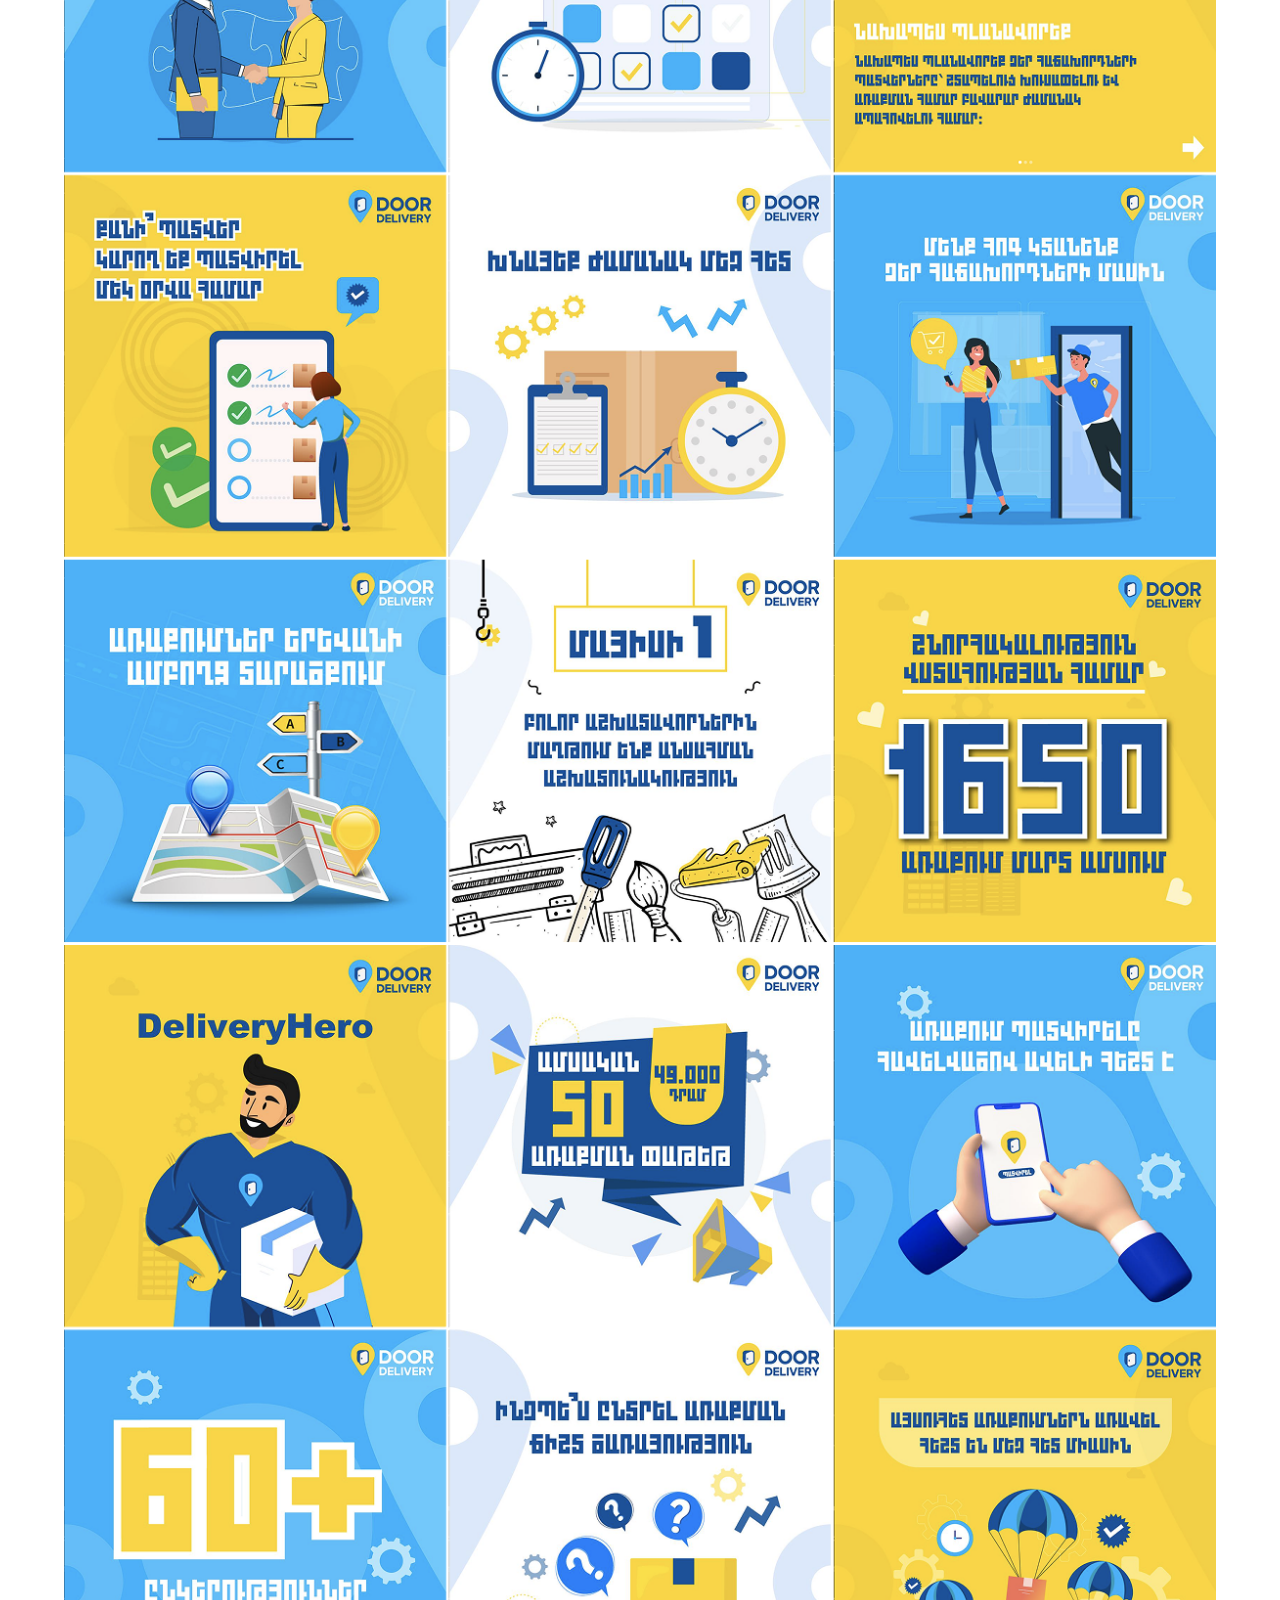
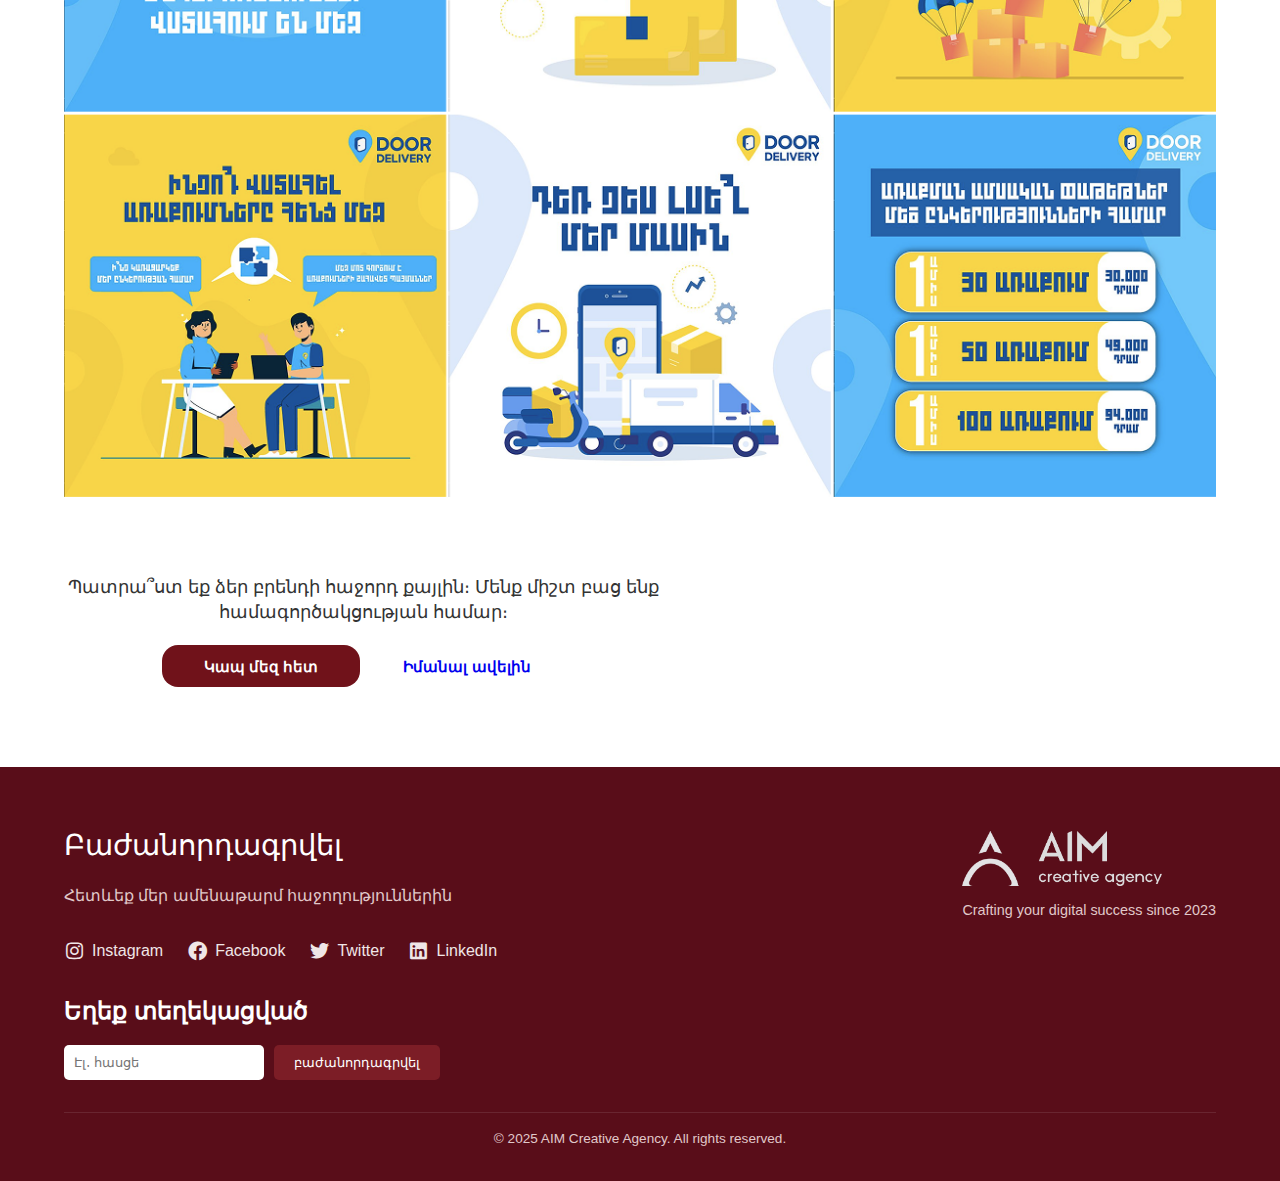
<file: Portfolios/doordelivery.html>
<!DOCTYPE html>
<html lang="hy">
<head>
  <meta charset="UTF-8">
  <meta name="viewport" content="width=device-width, initial-scale=1.0">
  <title>Door Delivery - AIM Creative Agency</title>
  <link rel="stylesheet" href="https://cdnjs.cloudflare.com/ajax/libs/font-awesome/5.15.4/css/all.min.css">
  <link rel="stylesheet" href="../css/nav-style.css">
  <link rel="stylesheet" href="../css/footer-style.css">
  <link rel="stylesheet" href="../css/main-style.css">
  <link rel="stylesheet" href="../css/toggle.css">
  <link rel="stylesheet" href="../css/portfolio-page-style.css">
  <link rel="stylesheet" href="../css/collaboration.css">


  <script src="../js/nav.js"></script>
</head>
<body>
  
  <!-- Navigation -->
  <header>
    <div class="container">
      <header>
        <div class="nav">
          <div class="brand">
            <div class="title">
              <img src="../images/Logo_Text.png" alt="Logo">
            </div>
          </div>
          <button class="hamburger" aria-label="Toggle Menu">
            <span class="bar"></span>
            <span class="bar"></span>
            <span class="bar"></span>
          </button>
          <nav aria-label="primary">
            <ul class="nav-links">
              <li><a href="../index.html">Գլխավոր</a></li>
              <li><a href="../about.html">Մեր Մասին</a></li>
              <li><a href="../portfolio.html">Պորտֆոլիո</a></li>
              <li><a href="../services.html">Ծառայություններ</a></li>
              <li><a class="cta" href="#contact">Կապ մեզ հետ</a></li>
            </ul>
          </nav>
        </div>
      </header>
    </div>
  </header>

  <!-- Hero Section -->
  <section id="hero" class="hero container section-space">
    <div class="hero-left">
      <img src="../images/dd_cover.png" alt="Hero Image">
    </div>
    <div class="hero-right">
      <h1 class="hero-title">Aeon</h1>
      <p>Lorem Ipsum is simply dummy text of the printing and typesetting industry. Lorem Ipsum has been the industry's standard dummy text ever since the 1500s...</p>
    </div>
  </section>
  
  <!-- Full Width Images -->
  <section class="full-width-image container section-space">
    <img src="../images/dd_mockup.png" alt="Full Width Image">
  </section>
<!-- 
  <section class="full-width-image container section-space">
    <img src="../images/aeon_reels.png" alt="Full Width Image">
  </section> -->

  <section class="full-width-image container section-space">
    <img src="../images/dd_content.png" alt="Full Width Image">
  </section>

  <!-- Feed Section with Title -->
  <section class="feed-section container section-space">
    <h2>The Feed</h2>
    <div class="full-width-image">
      <img src="../images/dd_feed.png" alt="Full Width Image">
    </div>
  </section>

  <!-- Collaboration -->
  <section class="collaboration section-space">
    <div class="container">
      <div class="collaboration-content">
        <p class="collaboration-text">Պատրա՞ստ եք ձեր բրենդի հաջորդ քայլին։ Մենք միշտ բաց ենք համագործակցության համար։</p>
        <div class="actions">
          <a class="btn white" href="#contact">Կապ մեզ հետ</a>
          <a class="btn ghost" href="#services">Իմանալ ավելին</a>
        </div>
      </div>
    </div>
  </section>

  <!-- Footer -->
  <footer class="footer-section">
    <div class="footer-container">
      <div class="footer-contact">
        <h2>Բաժանորդագրվել</h2>
        <p>Հետևեք մեր ամենաթարմ հաջողություններին</p>
        <div class="social-links">
          <a href="#" class="social-link"><i class="fab fa-instagram"></i> Instagram</a>
          <a href="#" class="social-link"><i class="fab fa-facebook"></i> Facebook</a>
          <a href="#" class="social-link"><i class="fab fa-twitter"></i> Twitter</a>
          <a href="#" class="social-link"><i class="fab fa-linkedin"></i> LinkedIn</a>
        </div>
        <div class="footer-newsletter">
          <h3>Եղեք տեղեկացված</h3>
          <form>
            <input type="email" placeholder="Էլ․ հասցե" required>
            <button type="submit">բաժանորդագրվել</button>
          </form>
        </div>
      </div>
      <div class="footer-logo">
        <img src="../images/Logo_Text_White.png" alt="Logo" class="logo-image">
        <p class="logo-text">Crafting your digital success since 2023</p>
      </div>
    </div>
    <div class="footer-bottom">
      <p>© 2025 AIM Creative Agency. All rights reserved.</p>
    </div>
  </footer>

</body>
</html>
</file>
<file: css/nav-style.css>
header {
  background: #fff;
  border-bottom: 1px solid rgba(0, 0, 0, 0.04);
  position: sticky;
  top: 0;
  z-index: 60;
}

.nav {
  height: 72px;
  display: flex;
  align-items: center;
  justify-content: space-between;
}

.brand {
  display: flex;
  align-items: center;
}

.brand .title img {
  height: 40px;   /* controls logo size */
  width: auto;    /* keeps aspect ratio */
  display: block;
}

nav {
  display: flex;
  align-items: center;
}

nav ul {
  display: flex;
  gap: 16px;
  list-style: none;
  margin: 0;
  padding: 0;
}

nav a {
  color: var(--dark);
  font-weight: 400;
  padding: 12px 14px;
  border-radius: 10px;
  transition: background 0.3s;
}

nav a:hover {
  background: rgba(0, 0, 0, 0.04);
}

.cta {
  background: var(--primary);
  color: #fff;
  padding: 12px 14px;
  border-radius: 10px;
  font-weight: 500;
}

/* Responsive adjustments for navbar */
@media (max-width: 900px) {
  nav ul {
    gap: 8px;
  }
  nav a {
    padding: 8px 10px;
    font-size: 14px;
  }
  .cta {
    padding: 8px 10px;
    font-size: 14px;
  }
}

@media (max-width: 690px) {
  nav ul {
    display: none; /* Handled by toggle.css for mobile */
  }
}
</file>
<file: css/hero-style.css>
.hero {
  height: 85vh; /* Slightly less than full screen */
  width: 100%; /* Prevent scrollbar */
  background-image: linear-gradient(rgba(0,0,0,0.6), rgba(0,0,0,0.6)), url('../images/hero-bg.jpg');
  background-size: cover;
  background-position: center;
  display: flex;
  align-items: flex-end; /* Keep at bottom */
  justify-content: flex-start;
  color: #fff;
  padding: 0 8px 24px 8px; /* Reduced left padding for closer-to-wall text */
  box-sizing: border-box;
}

.hero .left {
  max-width: 830px; /* Slightly larger width */
  max-height: 400px;
  margin: 50px; /* Keep margin tight */
}

.eyebrow {
  color: #ffdcdc;
  font-weight: 700;
  letter-spacing: 1px;
  font-size: 14px; /* Increased from 12px */
}

h1 {
  font-size: min(44px, max(28px, calc(28px + (44 - 28) * ((100vw - 480px) / (1440 - 480)))));
  margin: 8px 0 12px;
  line-height: 1.1;
  letter-spacing: 0.5px;
  text-transform: uppercase;
}

p.lead {
  max-width: 420px;
  opacity: 0.95;
  margin-bottom: 25px;
  font-size: 17px; /* Increased from 13px */
}

.actions {
  display: flex;
  gap: 10px; /* Restored to original value before reduction */
  justify-content: flex-start; /* Default to left for larger screens */
}

.btn {
  width: 280px; /* Reduced by 15% from 233px */
  height: 42px; /* Reduced by 15% from 50px */
  padding: 10px 41px; /* Reduced by ~15% from 12px 36px */
  border-radius: 16px; /* Kept as is, not size-related */
  font-family: Montserrat, sans-serif;
  font-weight: 700;
  font-style: normal;
  font-size: 15px; /* Reduced by ~15% from 18px */
  line-height: 100%;
  letter-spacing: 0;
  text-decoration: none;
  display: inline-flex;
  align-items: center; /* Center content vertically */
  justify-content: center; /* Center content horizontally */
  opacity: 1;
  box-sizing: border-box;
  white-space: nowrap; /* Prevent text wrapping to multiple lines */
}

.btn.white {
  background: #fff;
  color: var(--primary);
}

.btn.ghost {
  width: 200px; /* Reduced by 15% from 233px */
  color: #fff;
  background: transparent;
}

/* Responsive adjustments for hero */
@media (max-width: 900px) {
  .hero {
    height: 70vh;
    padding: 0 15px 20px 15px;
    align-items: center;
    justify-content: center;
    text-align: center;
  }
  .hero .left {
    max-width: 80%;
    margin: 20px auto;
    max-height: none;
  }
  p.lead {
    font-size: 15px;
    margin-left: auto;
    margin-right: auto;
  }
  .actions {
    flex-direction: column;
    gap: 10px;
    justify-content: center; /* Explicitly center buttons horizontally */
    align-items: center; /* Ensure buttons are centered in the container */
    width: 100%; /* Full width to ensure centering */
  }
  .btn {
    width: 100%;
    max-width: 250px;
    padding: 10px 20px;
    font-size: 14px;
  }
}

@media (max-width: 480px) {
  .hero {
    height: 60vh;
    padding: 0 10px 15px 10px;
  }
  p.lead {
    font-size: 13px;
  }
  .eyebrow {
    font-size: 12px;
  }
  .btn {
    max-width: 220px;
    font-size: 13px;
  }
}
</file>
<file: css/progress-style.css>
/* Updated progress-style.css */

/* Progress Section */
.progress-container {
  display: flex;
  flex-direction: column;
  align-items: center;
  text-align: center;
  padding: 50px;
  background: linear-gradient(45deg, #f8f8f8, #ffffff);
}

.progress-text {
  margin-bottom: 50px;
}

.progress-text h1 {
  font-size: 2.5rem;
  color: #5c0a15;
}

.progress-cards-wrapper {
  display: flex;
  flex-wrap: wrap;
  justify-content: center;
  gap: 100px;
  width: 100%;
}

.progress-card {
  text-align: center;
  flex: 0 1 200px;
  display: flex; /* Add flex to the card */
  flex-direction: column; /* Stack items vertically */
  align-items: center; /* Center items horizontally */
}

.progress-logo {
  width: 200px;
  height: 120px;
  object-fit: contain;
  margin-bottom: 15px;
  display: block;
  margin-left: auto; /* Center the image */
  margin-right: auto; /* Center the image */
}

.progress-circle {
  --progress: 0;
  width: 150px;
  height: 150px;
  border-radius: 50%;
  background: conic-gradient(#4e0d15 calc(var(--progress) * 1%), #eee 0);
  display: flex;
  justify-content: center;
  align-items: center;
  margin: 0 auto 10px;
  position: relative;
}

.progress-circle::before {
  content: '';
  position: absolute;
  width: 110px;
  height: 110px;
  background: #fff;
  border-radius: 50%;
}

.progress-inner-circle {
  width: 110px;
  height: 110px;
  border-radius: 50%;
  background: #fff;
  display: flex;
  justify-content: center;
  align-items: center;
  font-size: 25px;
  color: #4e0d15;
  font-weight: bold;
  position: absolute;
  z-index: 1;
}

.progress-description {
  font-size: 14px;
  color: #333;
}

.progress-description i {
  margin-right: 5px;
  color: #7c1d26;
}

/* Responsive Design */
@media (max-width: 828px) {
  .progress-cards-wrapper {
    flex-direction: column;
    gap: 30px;
  }

  .progress-card {
    width: 100%;
    align-items: center; /* Ensure centering on smaller screens */
  }
}

@media (max-width: 480px) {
  .progress-logo {
    width: 150px;
    height: 90px;
    margin-left: auto; /* Center the image */
    margin-right: auto; /* Center the image */
  }

  .progress-circle {
    width: 120px;
    height: 120px;
  }

  .progress-inner-circle {
    width: 90px;
    height: 90px;
    font-size: 20px;
  }
}
</file>
<file: css/advantages-style.css>
/* Updated advantages-style.css */

/* Advantages Section */
.advantages-section {
  color: white;
  text-align: center;
  padding: 2rem 0;
  background-size: cover;
}

.header {
  background-color: #590D19;
  padding: 5rem 2rem;
}

.header-content {
  max-width: 1200px;
  margin: 0 auto;
}

.advantages-title {
  font-size: 2.5rem;
  text-transform: uppercase;
  margin-bottom: 0.5rem;
}

.advantages-subtitle {
  font-size: 1.2rem;
  color: #e1bdbf;
  margin-bottom: 3rem;
}

.advantages-container {
  display: flex;
  justify-content: center;
  gap: 2rem;
  flex-wrap: wrap;
  margin: 0 auto;
  padding: 40px;
}

.advantage-box {
  background-color: #590D19;
  padding: 2.5rem 3.5rem 2.5rem 3.5rem; /* Symmetric left/right padding to center text without overlap */
  border-radius: 2.5rem;
  border: 2px solid white;
  flex: 1 1 250px;
  max-width: 300px;
  min-width: 240px;
  margin-top: -4rem;
  transition: transform 0.3s ease;
  position: relative; /* Positioning context for ::before and ::after */
}

.advantage-box:hover {
  transform: scale(1.05);
}

.advantage-box::before {
  content: '';
  display: block;
  width: 40px; /* White circle size */
  height: 40px;
  background: white; /* White background for the circle */
  border-radius: 50%; /* Makes it a circle */
  position: absolute; /* Position in upper-left corner */
  top: 15px; /* Distance from top */
  left: 15px; /* Distance from left */
  background-size: 24px; /* Icon size within white circle */
  background-position: center; /* Center the PNG */
  background-repeat: no-repeat; /* Prevent repeating */
  margin: 0; /* Remove default margin */
}

/* Inner circle for first advantage-box only */
.advantage-box:nth-child(1)::after {
  content: '';
  display: block;
  width: 24px; /* Smaller inner circle */
  height: 24px;
  background: #590D19; /* Matches advantage-box background */
  border-radius: 50%; /* Makes it a circle */
  position: absolute;
  top: 23px; /* Center within 40px white circle: 15px + (40px - 24px) / 2 */
  left: 23px; /* Center within 40px white circle */
  background-size: 16px; /* Icon size within inner circle */
  background-position: center; /* Center the PNG */
  background-repeat: no-repeat; /* Prevent repeating */
  background-image: url('../images/Vector\ 1.png') /* Placeholder for new icon */
}

.advantage-box:nth-child(1)::before {
  background-image: url('../images/Vector\ 1.png'); /* Update to your actual PNG */
}

.advantage-box:nth-child(2)::before {
  background-image: url('../images/Union.png');
  background-position: center;
}

.advantage-box:nth-child(3)::before {
  background-image: url('../images/Star 1.png');
  background-position: center;
}

.advantage-heading {
  font-size: 1.2rem;
  margin-bottom: 0.5rem;
}

.advantage-text {
  font-size: 0.95rem;
  color: #f0e6e7;
  line-height: 1.5;
}

.advantages-quote {
  margin-top: 3rem;
  font-style: italic;
  color: #e0c8c9;
  padding: 0 1rem;
  font-size: 1rem;
}

/* Responsive Design */
@media (max-width: 900px) {
  .advantages-title {
    font-size: 2rem;
  }
  .advantages-subtitle {
    font-size: 1rem;
  }
  .header {
    padding: 3rem 1.5rem;
  }
  .advantages-container {
    padding: 30px 20px;
  }
  .advantage-box {
    margin-top: 1rem;
    max-width: 80%;
    padding: 2rem 2.5rem;
  }
}

@media (max-width: 600px) {
  .advantages-title {
    font-size: 1.6rem;
  }
  .advantages-subtitle {
    font-size: 0.9rem;
    margin-bottom: 2rem;
  }
  .header {
    padding: 2rem 1rem;
  }
  .advantage-box {
    padding: 1.5rem 2rem;
    min-width: 200px;
  }
  .advantage-box::before {
    width: 32px;
    height: 32px;
    top: 10px;
    left: 10px;
    background-size: 20px;
  }
  .advantage-box:nth-child(1)::after {
    width: 20px;
    height: 20px;
    top: 16px;
    left: 16px;
    background-size: 12px;
  }
  .advantage-heading {
    font-size: 1.1rem;
  }
  .advantage-text {
    font-size: 0.85rem;
  }
  .advantages-quote {
    font-size: 0.9rem;
  }
}
</file>
<file: css/team-style.css>
.team {
  padding: 48px 0;
  display: flex;
  flex-direction: column;
  align-items: center; /* Centers the content horizontally */
}

.team .grid {
  display: grid;
  grid-template-columns: repeat(4, 1fr); /* 4 columns initially */
  gap: 35px; /* 35px space between photos */
  max-width: 1200px; /* Limits grid width */
  width: 90%; /* Creates 5% empty space on each side */
  margin: 0 auto; /* Ensures centering with the 5% margins */
}

.member {
  background: #fff;
  padding: 12px;
  border-radius: 8px;
  text-align: left; /* Aligns text to the left */
}

.member img {
  border-radius: 6px;
  width: 90%; /* 5% margin on each side of images */
  margin: 0 5%;
  height: auto; /* Maintains aspect ratio */
}

.name {
  font-weight: bold;
  font-size: 16px;
  margin: 8px 5% 4px; /* Aligns with image margin */
}

.title {
  font-size: 14px;
  margin: 0 5% 0; /* Aligns with image and name margin */
  color: #666;
}

/* Responsive adjustments */
@media (max-width: 1024px) {
  .team .grid {
    grid-template-columns: repeat(3, 1fr); /* 3 columns for medium screens */
    gap: 25px;
  }
}

@media (max-width: 680px) {
  .team .grid {
    grid-template-columns: repeat(2, 1fr); /* 2 columns for smaller screens */
    gap: 20px;
  }

  .name {
    font-size: 14px;
  }

  .title {
    font-size: 12px;
  }
}

@media (max-width: 480px) {
  .team .grid {
    grid-template-columns: 1fr; /* Single column on very small screens */
    gap: 15px;
  }
}
</file>
<file: css/testimonials-style.css>
/* Updated testimonials-style.css */
.testimonials {
  padding: 48px 0;
}

.test-grid {
  display: grid;
  grid-template-columns: repeat(3, 1fr);
  gap: 18px;
}

.test {
  background: #fff;
  padding: 22px;
  border-radius: 12px;
  box-shadow: 0 14px 30px rgba(16,16,16,0.06);
}

.stars {
  color: var(--primary);
  margin-bottom: 8px;
}

.test p {
  font-size: 14px;
  color: var(--muted);
  margin-bottom: 14px;
}

.test .author {
  display: flex;
  align-items: center;
  gap: 12px;
}

.author .dot {
  width: 44px;
  height: 44px;
  border-radius: 50%;
  background: #eee;
}

.section-title {
text-align: center;
font-size: 2.5rem;
font-weight: bold;
margin-bottom: 18px;
color: var(--primary);
}
</file>
<file: css/contact-style.css>
/* Contact Form Section */
.contact-form-section {
  max-width: 800px;
  margin: 3rem auto 3rem;
  text-align: center;
}

.contact-title {
  font-size: 2rem;
  color: #4e0d15;
  margin-bottom: 2rem;
  text-transform: uppercase;
}

.contact-form {
  display: flex;
  flex-direction: column;
  gap: 10px;
}

.form-group {
  width: 100%;
  text-align: left; /* Align labels and inputs to the left for consistency */
}

.form-label {
  display: block;
  font-family: "Montserrat", sans-serif;
  font-weight: 500;
  font-style: normal;
  font-size: 20px;
  line-height: 100%;
  letter-spacing: 0%;
  color: #4e0d15;
  margin-bottom: 0.5rem; /* Space between label and input */
}

.form-input {
  width: 100%;
  padding: 0.75rem;
  font-family: "Montserrat", sans-serif;
  font-weight: 500;
  font-style: normal;
  font-size: 20px;
  line-height: 100%;
  letter-spacing: 0%;
  border: 2px solid #590D19; /* Border color for input */
  border-radius: 0.5rem;
  background-color: #ffffff; /* Background color set to white */
  color: #4e0d15;
  outline: none;
  transition: background-color 0.3s;
}

.form-input:focus {
  background-color: #f0f0f0; /* Slightly gray on focus */
}

.form-textarea {
  width: 100%;
  height: 150px;
  padding: 0.75rem;
  font-family: "Montserrat", sans-serif;
  font-weight: 500;
  font-style: normal;
  font-size: 20px;
  line-height: 100%;
  letter-spacing: 0%;
  border: 2px solid #590D19; /* Border color for textarea */
  border-radius: 0.5rem;
  background-color: #ffffff; /* Background color set to white */
  color: #4e0d15;
  resize: vertical;
  outline: none;
  transition: background-color 0.3s;
}

.form-textarea:focus {
  background-color: #f0f0f0; /* Slightly gray on focus */
}

.submit-button {
  width: min(304px, 90%); /* 15% smaller than 358px */
  height: calc(min(304px, 90%) / 5.6296); /* Maintains aspect ratio (304/54 ≈ 5.6296) */
  padding: 10px 31px; /* 15% smaller than 12px 36px */
  font-family: "Montserrat", sans-serif;
  font-weight: 500;
  font-style: normal;
  font-size: 17px; /* 15% smaller than 20px */
  line-height: 100%;
  letter-spacing: 0%;
  background-color: #590D19; /* Button background */
  color: #ffffff; /* Button text */
  border: 2px solid #590D19; /* Border matches button background */
  border-radius: 14px; /* 15% smaller than 16px */
  opacity: 1;
  transform: rotate(0deg);
  cursor: pointer;
  transition: background-color 0.3s, transform 0.3s;
  align-self: flex-end; /* Button aligned to the right */
}

.submit-button:hover {
  transition: 0.5s;
  background-color: #4e0d15; /* Slightly darker on hover */
  color: #ffffff;
}

.footer-bottom {
  text-align: center;
  margin-top: 2rem;
  padding-top: 1rem;
  border-top: 1px solid rgba(255, 255, 255, 0.1);
}

.footer-bottom p {
  font-family: "Montserrat", sans-serif;
  font-weight: 500;
  font-style: normal;
  font-size: 20px;
  line-height: 100%;
  letter-spacing: 0%;
  color: #e0c8c9;
  margin: 0;
}

/* Responsive Design */
@media (max-width: 768px) {
  .footer-container {
    flex-direction: column;
    align-items: center;
    text-align: center;
  }

  .footer-logo {
    text-align: center;
  }

  .social-links {
    align-items: center;
  }

  .contact-title {
    font-size: 1.6rem;
  }

  .form-input, .form-textarea {
    font-family: "Montserrat", sans-serif;
    font-weight: 500;
    font-style: normal;
    font-size: 20px;
    line-height: 100%;
    letter-spacing: 0%;
  }

  .form-label {
    font-family: "Montserrat", sans-serif;
    font-weight: 500;
    font-style: normal;
    font-size: 20px;
    line-height: 100%;
    letter-spacing: 0%;
  }

  .submit-button {
    width: min(255px, 85%); /* 15% smaller than 300px */
    height: calc(min(255px, 85%) / 5.6296); /* Maintains aspect ratio */
    padding: 10px 31px; /* Preserve scaled padding */
    font-family: "Montserrat", sans-serif;
    font-weight: 500;
    font-style: normal;
    font-size: 15px; /* 15% smaller than 18px */
    line-height: 100%;
    letter-spacing: 0%;
  }
}

@media (max-width: 480px) {
  .footer-contact h2 {
    font-size: 1.5rem;
  }

  .footer-contact p {
    font-size: 0.9rem;
  }

  .social-link {
    font-size: 0.95rem;
  }

  .logo-image {
    max-width: 120px;
  }

  .logo-text {
    font-size: 0.85rem;
  }

  .contact-title {
    font-size: 1.4rem;
  }

  .form-textarea {
    height: 120px;
  }

  .submit-button {
    width: min(212px, 80%); /* 15% smaller than 250px */
    height: calc(min(212px, 80%) / 5.6296); /* Maintains aspect ratio */
    padding: 10px 31px; /* Preserve scaled padding */
    font-family: "Montserrat", sans-serif;
    font-weight: 500;
    font-style: normal;
    font-size: 14px; /* 15% smaller than 16px */
    line-height: 100%;
    letter-spacing: 0%;
    align-self: center; /* Center button on small screens for better UX */
  }
}
</file>
<file: css/footer-style.css>
/* Footer Section */
.footer-section {
  background-color: #590D19;
  color: white;
  padding: 4rem 5% 2rem;
  width: 100%;
}

.footer-container {
  max-width: 1200px;
  margin: 0 auto;
  display: flex;
  justify-content: space-between;
  align-items: flex-start;
  flex-wrap: wrap;
  gap: 2rem;
}

.footer-left {
  display: flex;
  flex-direction: column;
  gap: 1.5rem;
  flex: 2;
  min-width: 300px;
}

.footer-contact {
  display: flex;
  flex-direction: column;
  gap: 0.5rem;
}

.footer-contact h2 {
  font-family: "Montserrat Arm", sans-serif;
  font-weight: 400;
  font-style: normal;
  line-height: 100%;
  letter-spacing: 0%;
  font-size: 1.8rem;
  margin: 0;
}

.footer-contact-bold {
  font-weight: 700;
}

.footer-contact p {
  font-size: 1rem;
  color: #e0c8c9;
  margin-bottom: 1.5rem;
}

.social-links {
  display: flex;
  flex-direction: row;
  gap: 1.5rem;
  flex-wrap: wrap;
  justify-content: flex-start;
}

.social-link {
  color: #f0e6e7;
  text-decoration: none;
  font-size: 1rem;
  display: flex;
  align-items: center;
  gap: 0.5rem;
  transition: color 0.3s;
}

.social-link:hover {
  color: #7c1d26;
}

.social-link i {
  font-size: 1.2rem;
  width: 20px;
  text-align: center;
}

.footer-newsletter {
  margin-top: 0;
}

.footer-newsletter h3 {
  font-size: 1.5rem;
  margin-bottom: 1rem;
}

.footer-newsletter form {
  display: flex;
  gap: 10px;
}

.footer-newsletter input {
  padding: 10px;
  border-radius: 5px;
  border: none;
  flex: 1;
  max-width: 200px;
}

.footer-newsletter button {
  background: #7c1d26;
  color: #fff;
  padding: 10px 20px;
  border-radius: 5px;
  border: none;
  cursor: pointer;
}

.footer-logo {
  text-align: left;
}

.logo-image {
  max-width: 200px;
  height: auto;
  margin-bottom: 0.5rem;
}

.logo-text {
  font-size: 0.9rem;
  color: #e0c8c9;
  margin: 0;
}

.footer-bottom {
  text-align: center;
  margin-top: 2rem;
  padding-top: 1rem;
  border-top: 1px solid rgba(255, 255, 255, 0.1);
}

.footer-bottom p {
  font-size: 0.85rem;
  color: #e0c8c9;
  margin: 0;
}

.footer-social {
  flex: 1;
  min-width: 200px;
}

/* Responsive Design */
@media (max-width: 768px) {
  .footer-container {
    flex-direction: column;
    align-items: center;
    text-align: center;
  }

  .footer-left {
    align-items: center;
  }

  .footer-logo {
    text-align: center;
  }

  .social-links {
    justify-content: center;
  }

  .footer-newsletter form {
    flex-direction: column;
    align-items: center;
  }

  .footer-newsletter input {
    max-width: 100%;
  }
}

@media (max-width: 480px) {
  .footer-contact h2 {
    font-size: 1.5rem;
  }

  .footer-contact p {
    font-size: 0.9rem;
  }

  .social-link {
    font-size: 0.95rem;
  }

  .logo-image {
    max-width: 160px;
  }

  .logo-text {
    font-size: 0.85rem;
  }
}
</file>
<file: css/services-style.css>
.services {
  margin: 0 5%;
  padding: 60px 0;
}
.section-title {
  text-align: center;
  font-size: 2.5rem;
  font-weight: bold;
  margin-bottom: 70px;
  color: var(--primary);
}
/* Service Blocks */
.services-grid {
  display: grid;
  grid-template-columns: repeat(3, 1fr);
  gap: 40px 24px;
}
.service {
  text-align: left;
  position: relative;
  max-width: 90%; /* Reduced max-width for each service block */
  margin: 0 auto; /* Center if needed, but keeps alignment */
}
.service-icon {
  width: 50px;
  height: 50px;
  margin-bottom: 10px;
  display: block; /* Ensures consistent alignment */
}
.service-link {
  position: absolute;
  bottom: 10px;
  left: 0; /* Changed to 0 to align with left edge of h4 and p */
  display: flex;
  align-items: center;
  text-decoration: none;
  cursor: pointer; /* Make it look clickable */
}
.service-icon-new {
  width: 40px;
  height: 40px;
  opacity: 1;
  background: none;
  padding: 0;
}
.learn-more-text {
  opacity: 0;
  max-width: 0;
  overflow: hidden;
  margin-left: 0;
  color: #590D19;
  font-family: "Montserrat", arm;
  font-weight: 700;
  font-size: 16px;
  white-space: nowrap;
  transition: opacity 0.3s ease-in-out, max-width 0.3s ease-in-out, margin-left 0.3s ease-in-out;
}
.service-link:hover .learn-more-text {
  opacity: 1;
  max-width: 150px; /* Adjust as needed to fit the text content */
  margin-left: 5px;
}
.service-content {
  padding: 0 0 45px 0; /* Increased bottom padding slightly to create ~10px gap between p text and the link (accounting for p margin and link height/position) */
  display: flex;
  flex-direction: column;
  align-items: flex-start; /* Aligns h4 and p to the left */
}
.service-content h4 {
  color: #590D19;
  font-family: "Montserrat", arm;
  font-weight: 700;
  font-style: normal;
  font-size: 29px;
  line-height: 100%;
  letter-spacing: 0%;
  margin: 0 0 10px 0;
}
.service-content p {
  font-family: Montserrat arm;
  font-weight: 400;
  font-style: normal;
  font-size: 16px;
  line-height: 100%;
  letter-spacing: 0%;
  margin: 0 0 15px 0;
}
/* Responsive adjustments for services */
@media (max-width: 900px) {
  .services-grid {
      grid-template-columns: repeat(2, 1fr);
      gap: 30px 20px;
  }
  .services {
      margin: 0 3%;
      padding: 40px 0;
  }
  .section-title {
      font-size: 2.2rem;
  }
  .service-content h4 {
      font-size: 24px;
  }
  .service-content p {
      font-size: 14px;
  }
  .service {
    max-width: 95%; /* Slightly adjusted for medium screens */
  }
}
@media (max-width: 600px) {
  .services-grid {
      grid-template-columns: 1fr;
      gap: 25px;
  }
  .services {
      margin: 0 2%;
      padding: 30px 0;
  }
  .section-title {
      font-size: 1.8rem;
  }
  .service {
      text-align: center;
      max-width: 100%; /* Full width on small screens for better fit */
      margin: 0 auto;
  }
  .service-icon {
      width: 45px;
      height: 45px;
      display: block;
      margin: 0 auto 10px;
  }
  .service-content {
      padding-bottom: 35px; /* Adjusted for closeness on small screens */
      align-items: center; /* Centers content on small screens */
  }
  .service-content h4 {
      text-align: center;
  }
  .service-content p {
      text-align: center;
  }
  .service-link {
      left: 50%;
      transform: translateX(-50%);
      bottom: 5px;
  }
  .service-icon-new {
      transform: rotate(90deg);
  }
  .learn-more-text {
      margin-left: 5px; /* Adjust if needed after rotation */
  }
}
@media (max-width: 480px) {
  .service {
      text-align: center;
      max-width: 100%;
      margin: 0 auto;
  }
  .service-icon {
      display: block;
      margin: 0 auto 10px;
  }
  .service-content h4 {
      text-align: center;
  }
  .service-content p {
      text-align: center;
  }
  .service-link {
      left: 50%;
      transform: translateX(-50%);
      bottom: 5px;
      display: flex;
      justify-content: center; /* Center the icon and text horizontally */
      align-items: center;
  }
  .service-icon-new {
      transform: rotate(90deg);
      /* Removed margin: 0 auto; as it's not needed with justify-content: center and the text space fix */
  }
  .learn-more-text {
      margin-left: 5px; /* Adjust if needed after rotation */
  }
}
</file>
<file: css/toggle.css>
/* Navbar container styles */
.navbar {
    width: 100%;
    background: #fff;
    position: fixed;
    top: 0;
    z-index: 1000;
    padding: 1rem 1.5rem;
  }
  
  .navbar-container {
    max-width: 1200px;
    margin: 0 auto;
    display: flex;
    justify-content: space-between;
    align-items: center;
    gap: 0.5rem;
  }
  
  .logo {
    height: 50px;
  }
  
  /* Navigation links styles */
  .nav-links {
    list-style: none;
    display: flex;
    gap: 1rem;
    margin: 0;
    padding: 0;
  }
  
  .nav-links li {
    margin: 0;
  }
  
  .nav-button {
    color: #000;
    text-decoration: none;
    font-family: "Montserrat", sans-serif;
    font-size: 1rem;
    padding: 0.5rem 1rem;
    border: none;
    background: transparent;
    transition: color 0.3s ease;
  }
  
  .nav-button:hover {
    color: #590D19;
  }
  
  .special-button {
    background-color: #590D19;
    color: #fff;
    border-radius: 0.5rem;
    padding: 0.5rem 1rem;
  }
  
  .special-button:hover {
    background-color: #450911;
    color: #fff;
  }
  
  /* Hamburger menu styles */
  .hamburger {
    display: none;
    flex-direction: column;
    justify-content: space-between;
    width: 30px;
    height: 20px;
    background: transparent;
    border: none;
    cursor: pointer;
    padding: 0;
    z-index: 1005;
  }
  
  .bar {
    width: 100%;
    height: 3px;
    background: #000;
    transition: all 0.4s ease;
  }
  
  .hamburger.active .bar {
    background: #000;
  }
  
  .hamburger.active .bar:nth-child(1) {
    transform: translateY(8.5px) rotate(45deg);
  }
  
  .hamburger.active .bar:nth-child(2) {
    opacity: 0;
  }
  
  .hamburger.active .bar:nth-child(3) {
    transform: translateY(-8.5px) rotate(-45deg);
  }
  
  /* Responsive design */
  @media (max-width: 780px) {
    .navbar {
      padding: 0.8rem 1rem;
    }
  
    .navbar-container {
      position: relative;
      justify-content: flex-start; /* Align logo to the left */
    }
  
    .hamburger {
      display: flex;
      position: absolute;
      right: 1rem; /* Keep hamburger button on the right corner */
    }
  
    .nav-links {
      display: none;
      flex-direction: column;
      position: fixed;
      top: 0;
      right: 0;
      height: 100vh;
      width: 100%; /* Full width to cover the entire website */
      background: #fff;
      padding: 4rem 1rem;
      align-items: center; /* Center items for full-width menu */
      gap: 2rem;
      z-index: 999;
      transition: transform 0.4s ease-in-out, opacity 0.4s ease-in-out;
      transform: translateX(100%);
      opacity: 0;
    }
  
    .nav-links.active {
      display: flex;
      transform: translateX(0);
      opacity: 1;
    }
  
    .nav-button {
      font-size: 1.2rem;
      padding: 0.6rem 1.2rem;
    }
  
    .special-button {
      font-size: 1.2rem;
      padding: 0.6rem 1.2rem;
    }
  }
  
  @media (max-width: 480px) {
    .nav-button {
      font-size: 1rem;
      padding: 0.5rem 1rem;
    }
  
    .special-button {
      font-size: 1rem;
      padding: 0.5rem 1rem;
    }
  }
</file>
<file: css/portfolio-style.css>
.service-icon {

  width: 100%; 
  height: auto; 
  }
  .service-content h4 {
  font-family: "Montserrat Arm", sans-serif; /* Assuming 'Montserrat arm' refers to a variant or custom font; fallback to sans-serif /
  font-weight: 700;
  font-style: normal; / Corrected: 'Bold' is not a valid font-style value; use font-weight for boldness */
  line-height: 100%;
  letter-spacing: 0%;
  }
</file>
<file: css/collaboration.css>
.collaboration {
    width: 100%;
    padding: 0px 0px;
    display: flex;
    justify-content: center;
    align-items: center;
    box-sizing: border-box;
  }
  
  .collaboration-content {
    text-align: center;
    max-width: 600px;
    margin-bottom: 80px;
  }
  
  .collaboration-text {
    font-size: 18px;
    color: #333;
    margin-bottom: 20px;
    line-height: 1.4;
  }
  
  .actions {
    display: flex;
    justify-content: center;
    gap: 8px;
  }
  
  .btn {
    width: 198px;
    height: 42px;
    padding: 10px 31px;
    border-radius: 16px;
    font-family: Montserrat, sans-serif;
    font-weight: 700;
    font-style: normal;
    font-size: 15px;
    line-height: 100%;
    letter-spacing: 0;
    text-decoration: none;
    display: inline-flex;
    align-items: center;
    justify-content: center;
    opacity: 1;
    box-sizing: border-box;
  }
  
  .btn.white {
    background: var(--primary) ;
    color:  #fff;
  }
  
  .btn.ghost {
    color: none;
    background: transparent;
    border: none;
  }
</file>
<file: css/page-services-style.css>
/* General Layout */
body {
  font-family: Arial, sans-serif;
  background: #fff;
  color: #1f1f1f;
  margin: 0;
  padding: 0;
}

.services {
  margin: 0 5%;
  padding: 40px 0;
}

.section-title {
  text-align: center;
  font-size: 28px;
  font-weight: bold;
  margin-bottom: 10px;
}

.section-subtitle {
  text-align: center;
  font-size: 16px;
  line-height: 1.6;
  margin-bottom: 40px;
  color: #444;
}

/* Service Blocks */
.service-item {
  background: #f8f8f8;
  border-radius: 12px;
  margin-bottom: 20px;
  padding: 15px 20px;
  box-shadow: 0 2px 6px rgba(0,0,0,0.08);
  transition: all 0.3s ease;
  overflow: hidden;
}

.service-header {
  display: flex;
  align-items: center;
  justify-content: space-between;
  cursor: pointer;
}

.service-header h3 {
  flex: 1;
  margin-left: 15px;
  font-size: 18px;
  font-weight: bold;
}

.service-icon {
  width: 40px;
  height: 40px;
}

.toggle-btn {
  background: none;
  border: none;
  font-size: 24px;
  font-weight: bold;
  cursor: pointer;
  outline: none;
  color: #8a1d2f;
}

/* Expand/Collapse Content */
.service-content {
  max-height: 0;
  overflow: hidden;
  transition: max-height 0.4s ease, padding 0.3s ease;
  font-size: 15px;
  line-height: 1.6;
  color: #333;
  padding: 0;
}

.service-item.active .service-content {
  max-height: 300px; /* enough for text */
  padding-top: 15px;
}
</file>
<file: css/portfolio-page-style.css>
/* Container */
.container {
  width: 90%;
  margin: 0 auto;
}

/* White background for the page */
body {
  background-color: #ffffff;
}

/* Spacing between sections */
.section-space {
  margin-top: 60px;
}

/* Hero Section */
.hero {
  display: flex;
  align-items: center;
}

.hero-left {
  width: 40%;
}

.hero-left img {
  width: 100%;
  height: auto;
  display: block;
}

.hero-right {
  width: 40%;
  margin-left: 2%;
}

.hero-title {
  text-align: left;
}

.hero-right p {
  text-align: left;
}

/* Full Width Image */
.full-width-image img {
  width: 100%;
  height: auto;
  display: block;
}

/* Feed Section */
.feed-section {
  text-align: center;
  margin-top: 60px;
}

.feed-section h2 {
  margin-bottom: 20px;
  font-size: 28px;
  font-weight: bold;
  color: #333;
}

/* Image Gallery */
.image-gallery {
  width: 100%;
  margin: 0;
  padding: 0;
}

.gallery-grid {
  display: flex;
  gap: 5px;
}

.gallery-item {
  flex: 1;
}

.gallery-item img {
  width: 100%;
  height: auto;
  display: block;
}

/* Mobile View Media Query */
@media (max-width: 768px) {
  /* Adjust container for mobile */
  .container {
    width: 100%;
    padding: 0 10px;
  }

  /* Hero Section for mobile: stack vertically */
  .hero {
    flex-direction: column;
    align-items: flex-start;
  }

  .hero-left {
    width: 100%;
    margin-bottom: 20px;
  }

  .hero-right {
    width: 100%;
    margin-left: 0;
  }

  .hero-title {
    text-align: center;
  }

  .hero-right p {
    text-align: center;
  }

  /* Feed Section for mobile */
  .feed-section h2 {
    font-size: 24px;
  }

  /* Image Gallery for mobile: stack items vertically if needed, but flex should wrap */
  .gallery-grid {
    flex-direction: column;
    gap: 10px;
  }

  .gallery-item {
    flex: none;
    width: 100%;
  }

  /* Reduce section spacing for mobile */
  .section-space {
    margin-top: 40px;
  }

  .feed-section {
    margin-top: 40px;
  }
}
</file>
<file: css/main-style.css>
:root {
  --primary: #70121a;
  --dark: #2a2a2a;
  --muted: #777;
  --bg: #f7f6f6;
  --card: #ffffff;
  --accent: rgba(112,18,26,0.06);
  --max: 1200px;
}

/* RESET */
* {
  box-sizing: border-box;
}

body {
  font-family: 'Montserrat', sans-serif;
  line-height: 1.45;
  color: var(--dark);
  background: var(--bg);
  margin: 0;
}



/* Small animations */
.fade {
  opacity: 0;
  transform: translateY(10px);
  transition: all .6s ease;
}

.fade.show {
  opacity: 1;
  transform: none;
}

/* Responsive */
@media(max-width:1000px) {
  .services-grid {
    grid-template-columns: repeat(2, 1fr);
  }
  .prog-card .radial {
    width: 100px;
    height: 100px;
  }
  .team .grid {
    grid-template-columns: repeat(3, 1fr);
  }
  .adv-cards {
    flex-direction: column;
  }
  .advantages .inner {
    grid-template-columns: 1fr;
  }
  .contact .wrap {
    grid-template-columns: 1fr;
  }
}

@media(max-width:680px) {
  nav ul {
    display: none;
  }
  .team .grid {
    grid-template-columns: repeat(2, 1fr);
  }
  .services-grid {
    grid-template-columns: 1fr;
  }
  .prog-card {
    padding: 18px;
  }
  h1 {
    font-size: 28px;
  }
}
</file>
